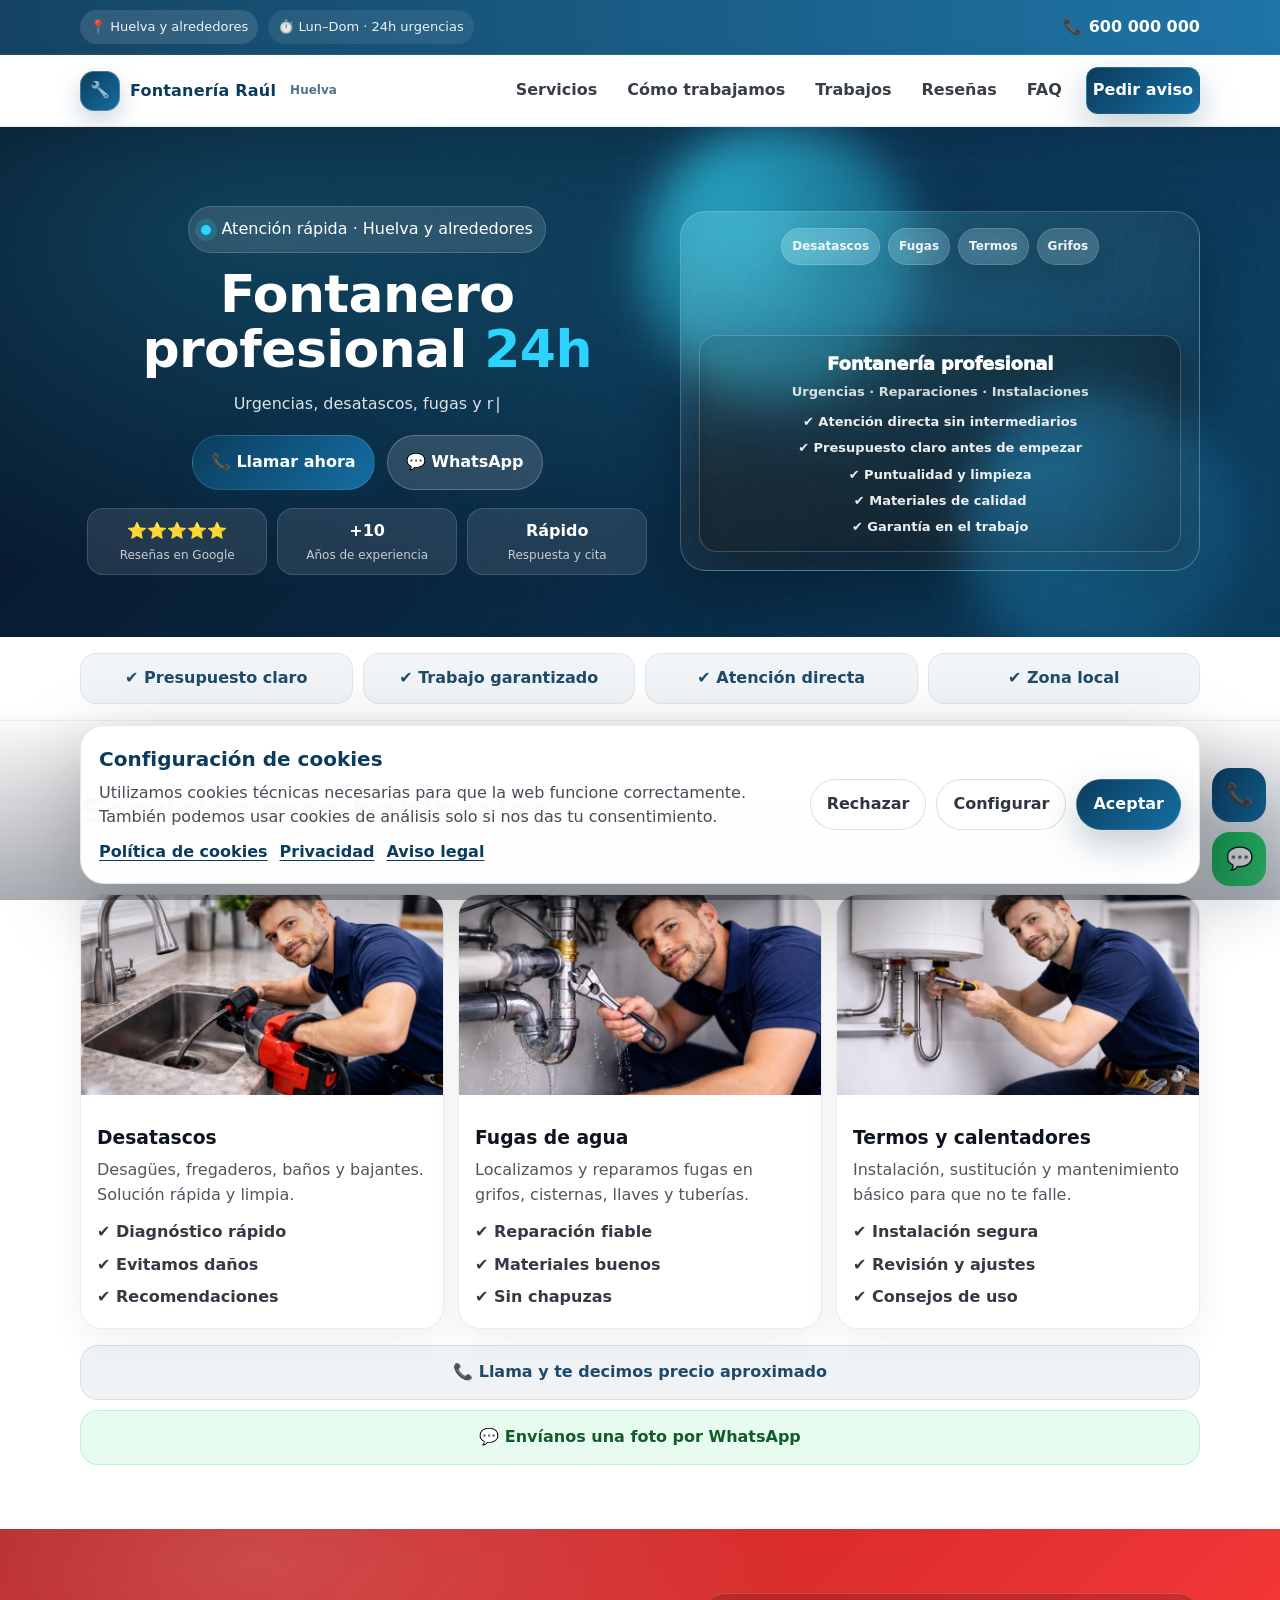
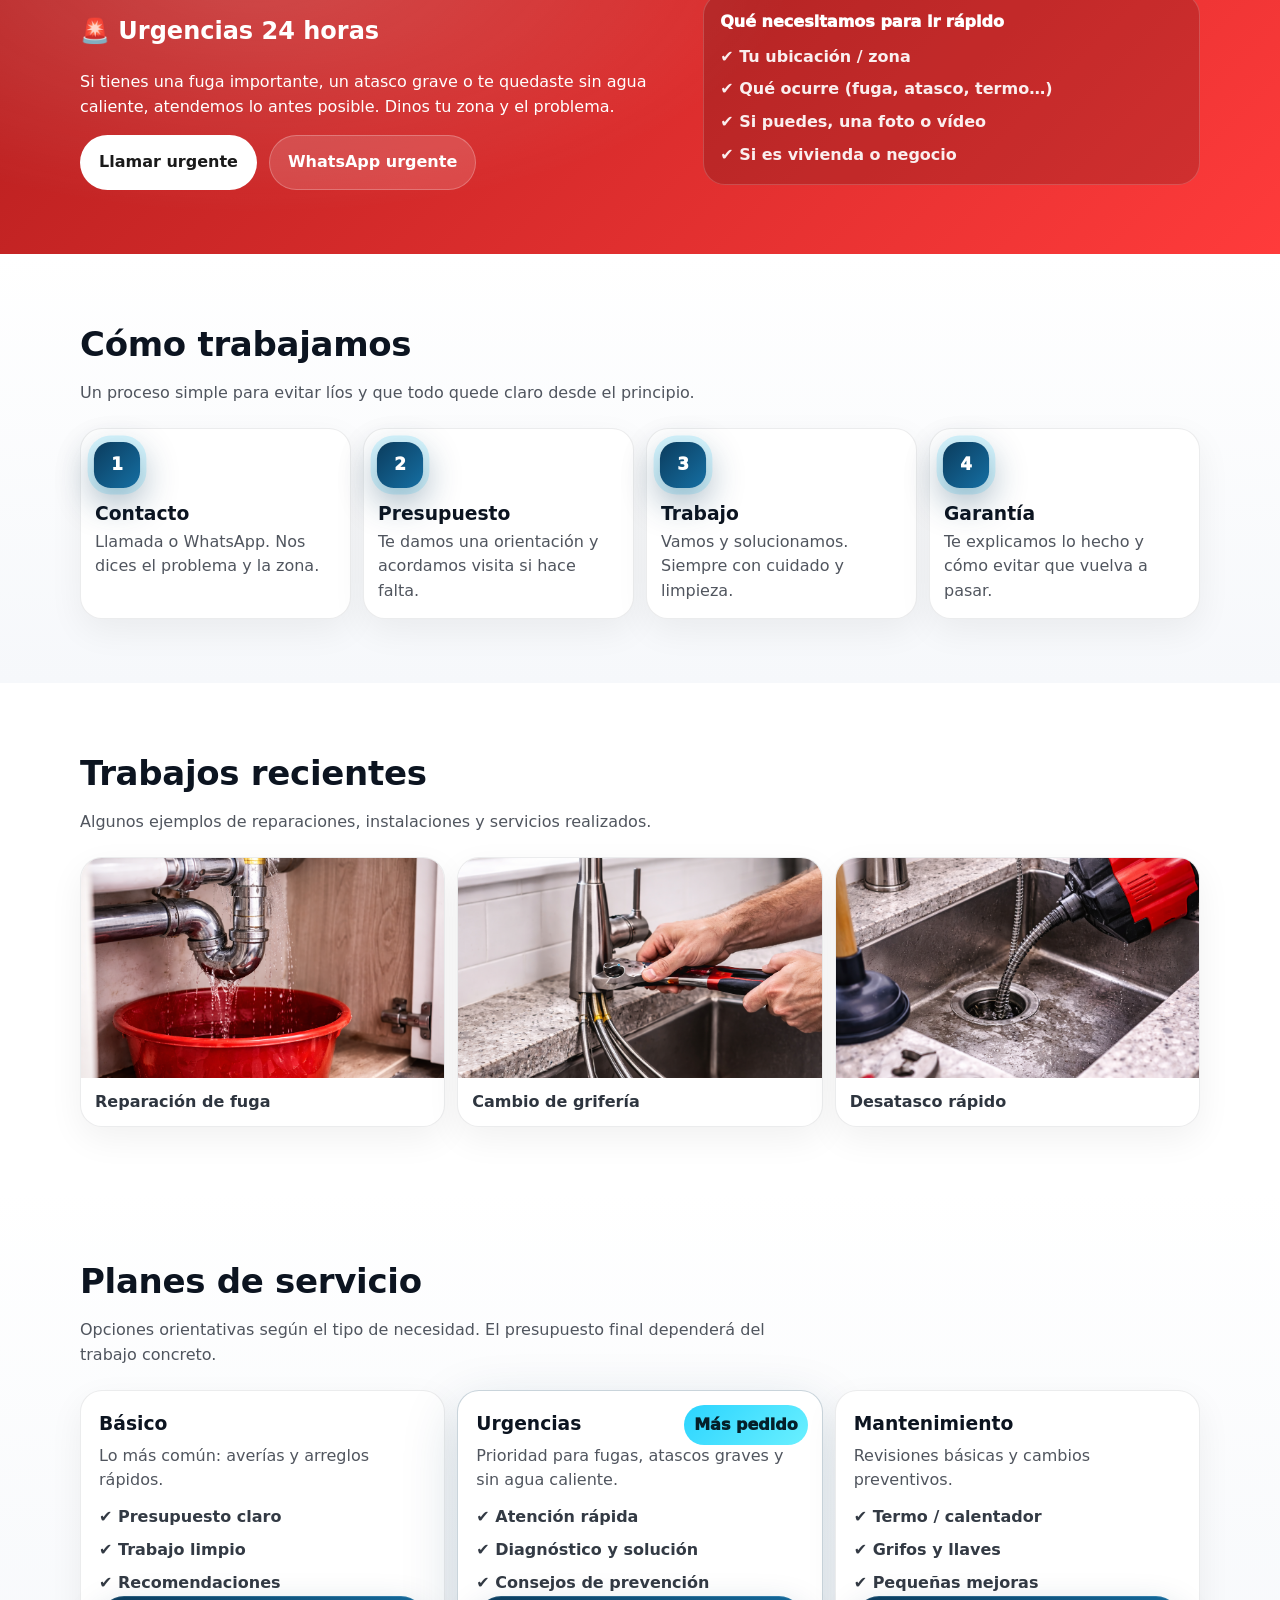
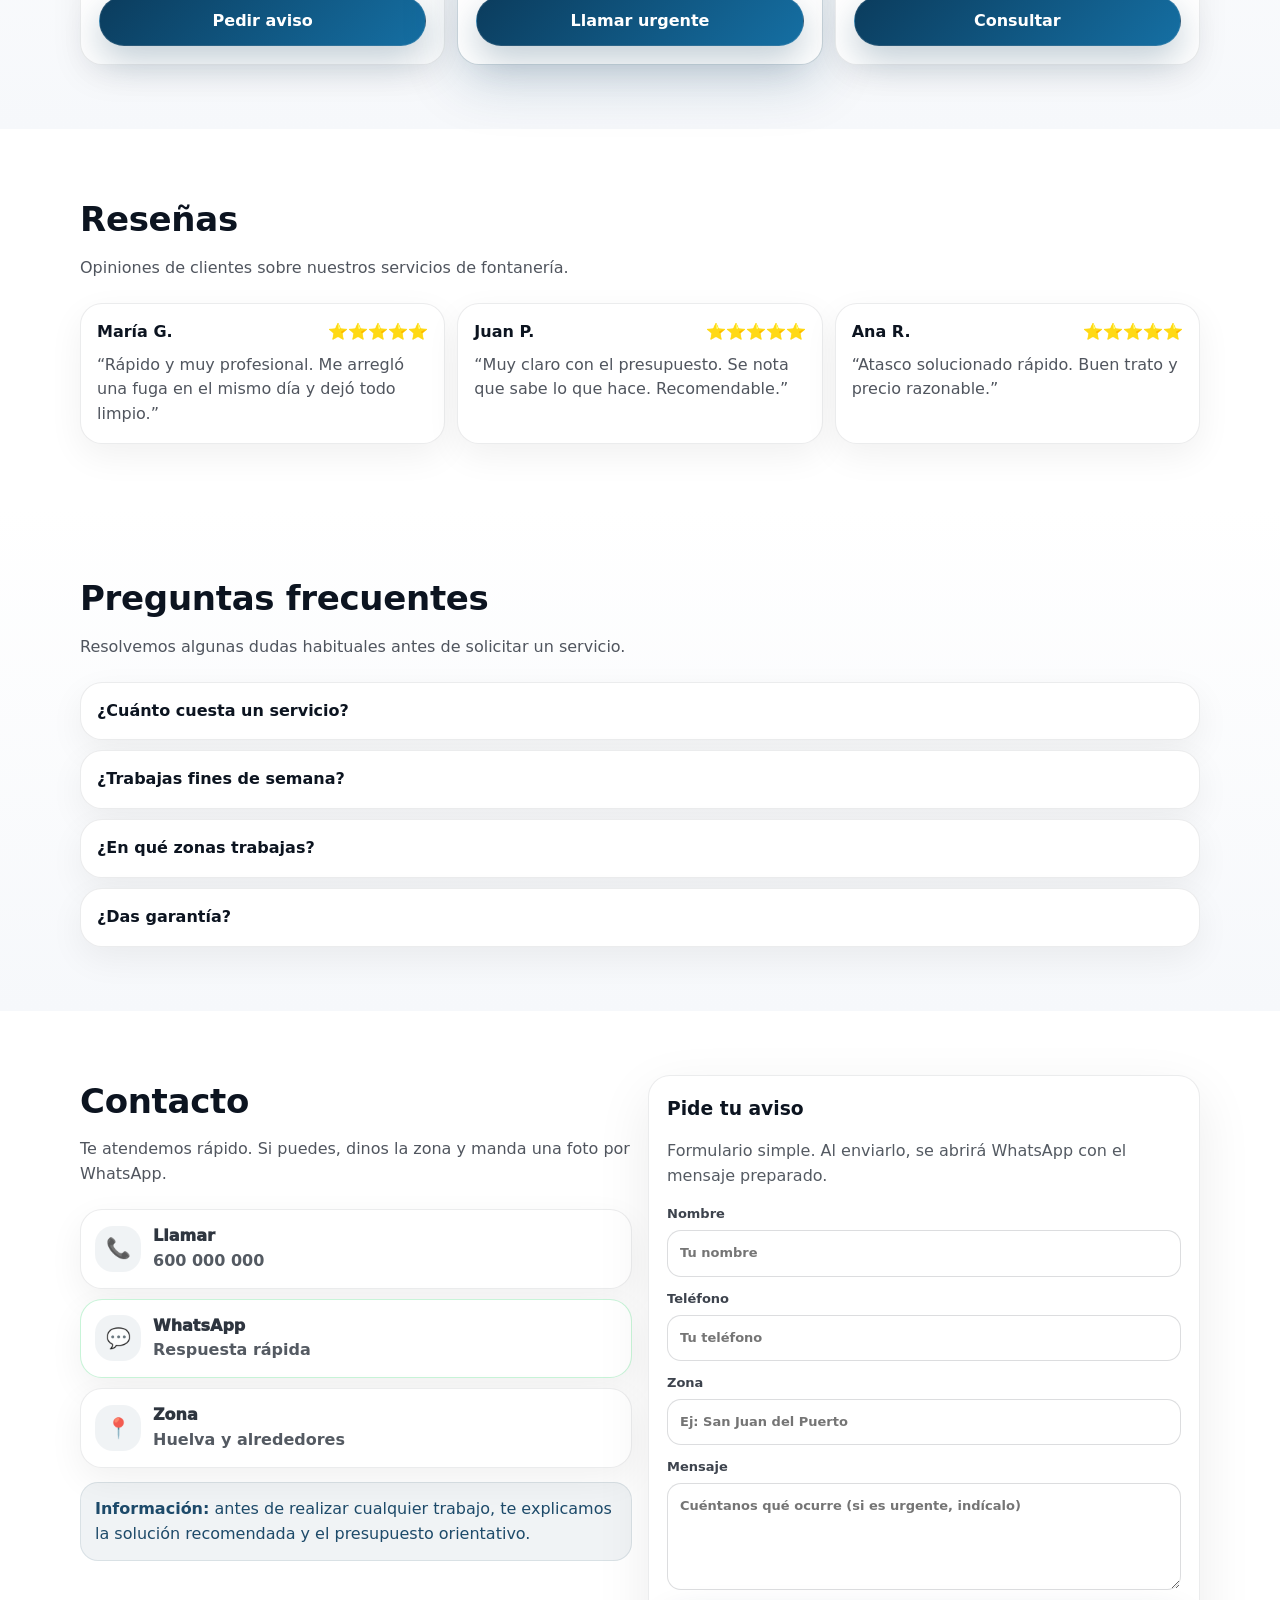
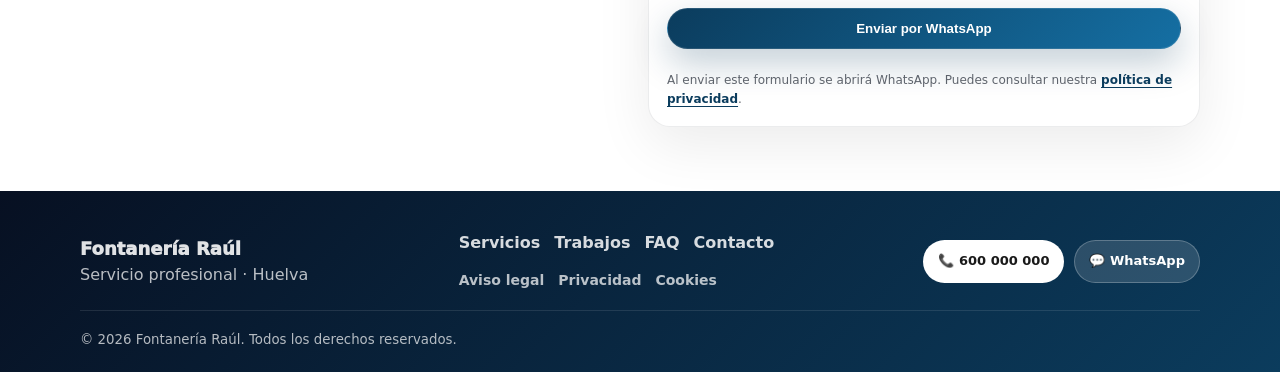
<file: index.html>
<!doctype html>
<html lang="es">

<head>
  <meta charset="utf-8" />
  <meta name="viewport" content="width=device-width, initial-scale=1" />
  <meta name="description"
    content="Fontanero profesional en Huelva. Urgencias 24h, desatascos, fugas y reparaciones. Llamar o WhatsApp sin compromiso." />
  <title>Fontanería Raúl | Huelva · Urgencias 24h</title>

  <meta name="theme-color" content="#0b3c5d" />

  <link rel="icon" href="favicon.ico" />
  <link rel="stylesheet" href="css/styles.css" />
</head>

<body>

  <a class="skip-link" href="#contenido">Saltar al contenido</a>

  <div class="topbar" role="banner">
    <div class="container topbar__row">
      <div class="topbar__left">
        <span class="pill">📍 Huelva y alrededores</span>
        <span class="pill pill--ghost">⏱️ Lun–Dom · 24h urgencias</span>
      </div>
      <div class="topbar__right">
        <a class="topbar__link" href="tel:600000000" aria-label="Llamar por teléfono">📞 600 000 000</a>
      </div>
    </div>
  </div>

  <header class="header" role="navigation" aria-label="Navegación principal">
    <div class="container header__row">
      <a class="brand" href="#inicio" aria-label="Ir a inicio">
        <span class="brand__mark" aria-hidden="true">🔧</span>
        <span class="brand__name">Fontanería Raúl</span>
        <span class="brand__tag">Huelva</span>
      </a>

      <nav class="nav-desktop" aria-label="Menú">
        <a href="#servicios">Servicios</a>
        <a href="#proceso">Cómo trabajamos</a>
        <a href="#proyectos">Trabajos</a>
        <a href="#opiniones">Reseñas</a>
        <a href="#faq">FAQ</a>
        <a href="#contacto" class="btn btn--sm btn--primary">Pedir aviso</a>
      </nav>

      <button class="hamburger" type="button" aria-label="Abrir menú" aria-expanded="false" aria-controls="menuMovil"
        id="btnMenu">
        <span class="hamburger__lines" aria-hidden="true">
          <span></span><span></span><span></span>
        </span>
      </button>
    </div>
  </header>

  <div class="drawer" id="menuMovil" hidden>
    <div class="drawer__overlay" data-close="true" aria-hidden="true"></div>

    <div class="drawer__panel" role="dialog" aria-modal="true" aria-label="Menú móvil">
      <div class="drawer__head">
        <div class="drawer__title">Menú</div>
        <button class="drawer__close" type="button" aria-label="Cerrar menú" data-close="true">✕</button>
      </div>

      <div class="drawer__content">
        <a href="#servicios" class="drawer__link">Servicios</a>
        <a href="#urgencias" class="drawer__link">Urgencias 24h</a>
        <a href="#proceso" class="drawer__link">Cómo trabajamos</a>
        <a href="#proyectos" class="drawer__link">Trabajos</a>
        <a href="#precios" class="drawer__link">Planes</a>
        <a href="#opiniones" class="drawer__link">Reseñas</a>
        <a href="#faq" class="drawer__link">Preguntas</a>
        <a href="#contacto" class="drawer__cta btn btn--primary">Pedir aviso</a>

        <div class="drawer__mini">
          <a class="mini-action" href="tel:600000000">📞 Llamar</a>
          <a class="mini-action mini-action--wa" href="https://wa.me/34600000000">💬 WhatsApp</a>
        </div>
      </div>
    </div>
  </div>

  <main id="contenido">

    <section id="inicio" class="hero">
      <div class="container hero__grid">

        <div class="hero__copy">
          <div class="badge">
            <span class="badge__dot" aria-hidden="true"></span>
            <span>Atención rápida · Huelva y alrededores</span>
          </div>

          <h1 class="hero__title">
            Fontanero profesional <span class="accent">24h</span>
          </h1>

          <p class="hero__lead">
            <span id="typewriter"></span>
          </p>

          <div class="hero__actions">
            <a class="btn btn--primary btn--lg" href="tel:600000000">📞 Llamar ahora</a>
            <a class="btn btn--ghost btn--lg" href="https://wa.me/34600000000">💬 WhatsApp</a>
          </div>

          <div class="hero__stats" aria-label="Indicadores">
            <div class="stat">
              <div class="stat__num">⭐⭐⭐⭐⭐</div>
              <div class="stat__label">Reseñas en Google</div>
            </div>
            <div class="stat">
              <div class="stat__num">+10</div>
              <div class="stat__label">Años de experiencia</div>
            </div>
            <div class="stat">
              <div class="stat__num">Rápido</div>
              <div class="stat__label">Respuesta y cita</div>
            </div>
          </div>
        </div>

        <div class="hero__media">

          <div class="heroTech" role="img" aria-label="Panel técnico con información de servicios">
            <div class="heroTech__grid" aria-hidden="true"></div>
            <div class="heroTech__shine" aria-hidden="true"></div>

            <div class="heroTech__panel">
              <h3>Fontanería profesional</h3>
              <p>Urgencias · Reparaciones · Instalaciones</p>

              <ul class="heroTech__list">
                <li>✔ Atención directa sin intermediarios</li>
                <li>✔ Presupuesto claro antes de empezar</li>
                <li>✔ Puntualidad y limpieza</li>
                <li>✔ Materiales de calidad</li>
                <li>✔ Garantía en el trabajo</li>
              </ul>
            </div>

            <div class="heroTech__chips" aria-hidden="true">
              <span class="chip">Desatascos</span>
              <span class="chip">Fugas</span>
              <span class="chip">Termos</span>
              <span class="chip">Grifos</span>
            </div>
          </div>

          <div class="blob blob--a" aria-hidden="true"></div>
          <div class="blob blob--b" aria-hidden="true"></div>
          <div class="gridfx" aria-hidden="true"></div>

        </div>

      </div>
    </section>

    <section class="strip">
      <div class="container strip__row">
        <div class="strip__item">✔ Presupuesto claro</div>
        <div class="strip__item">✔ Trabajo garantizado</div>
        <div class="strip__item">✔ Atención directa</div>
        <div class="strip__item">✔ Zona local</div>
      </div>
    </section>

    <section id="servicios" class="section">
      <div class="container">
        <div class="section__head">
          <h2>Servicios más habituales</h2>
          <p>Lo que más piden en viviendas y negocios. Si es otra cosa, pregúntanos.</p>
        </div>

        <div class="services">
          <article class="serviceCard">
            <div class="serviceCard__media">
              <img src="img/servicio1.png" alt="Desatasco de tuberías" />
            </div>
            <div class="serviceCard__body">
              <h3>Desatascos</h3>
              <p>Desagües, fregaderos, baños y bajantes. Solución rápida y limpia.</p>
              <ul class="ticks">
                <li>✔ Diagnóstico rápido</li>
                <li>✔ Evitamos daños</li>
                <li>✔ Recomendaciones</li>
              </ul>
            </div>
          </article>

          <article class="serviceCard">
            <div class="serviceCard__media">
              <img src="img/servicio2.png" alt="Reparación de fuga de agua" />
            </div>
            <div class="serviceCard__body">
              <h3>Fugas de agua</h3>
              <p>Localizamos y reparamos fugas en grifos, cisternas, llaves y tuberías.</p>
              <ul class="ticks">
                <li>✔ Reparación fiable</li>
                <li>✔ Materiales buenos</li>
                <li>✔ Sin chapuzas</li>
              </ul>
            </div>
          </article>

          <article class="serviceCard">
            <div class="serviceCard__media">
              <img src="img/servicio3.png" alt="Instalación de termo o calentador" />
            </div>
            <div class="serviceCard__body">
              <h3>Termos y calentadores</h3>
              <p>Instalación, sustitución y mantenimiento básico para que no te falle.</p>
              <ul class="ticks">
                <li>✔ Instalación segura</li>
                <li>✔ Revisión y ajustes</li>
                <li>✔ Consejos de uso</li>
              </ul>
            </div>
          </article>
        </div>

        <div class="miniCtas">
          <a class="miniCta" href="tel:600000000">📞 Llama y te decimos precio aproximado</a>
          <a class="miniCta miniCta--wa" href="https://wa.me/34600000000">💬 Envíanos una foto por WhatsApp</a>
        </div>
      </div>
    </section>

    <section id="urgencias" class="section section--danger">
      <div class="container danger__grid">
        <div>
          <h2>🚨 Urgencias 24 horas</h2>
          <p>
            Si tienes una fuga importante, un atasco grave o te quedaste sin agua caliente,
            atendemos lo antes posible. Dinos tu zona y el problema.
          </p>
          <div class="danger__actions">
            <a class="btn btn--light btn--lg" href="tel:600000000">Llamar urgente</a>
            <a class="btn btn--ghostlight btn--lg" href="https://wa.me/34600000000">WhatsApp urgente</a>
          </div>
        </div>

        <div class="danger__panel">
          <div class="danger__panelTitle">Qué necesitamos para ir rápido</div>
          <ul class="ticks ticks--light">
            <li>✔ Tu ubicación / zona</li>
            <li>✔ Qué ocurre (fuga, atasco, termo…)</li>
            <li>✔ Si puedes, una foto o vídeo</li>
            <li>✔ Si es vivienda o negocio</li>
          </ul>
        </div>
      </div>
    </section>

    <section id="proceso" class="section section--soft">
      <div class="container">
        <div class="section__head">
          <h2>Cómo trabajamos</h2>
          <p>Un proceso simple para evitar líos y que todo quede claro desde el principio.</p>
        </div>

        <div class="steps">
          <div class="step step--reveal">
            <div class="step__icon">1</div>
            <div class="step__txt">
              <h3>Contacto</h3>
              <p>Llamada o WhatsApp. Nos dices el problema y la zona.</p>
            </div>
          </div>

          <div class="step step--reveal">
            <div class="step__icon">2</div>
            <div class="step__txt">
              <h3>Presupuesto</h3>
              <p>Te damos una orientación y acordamos visita si hace falta.</p>
            </div>
          </div>

          <div class="step step--reveal">
            <div class="step__icon">3</div>
            <div class="step__txt">
              <h3>Trabajo</h3>
              <p>Vamos y solucionamos. Siempre con cuidado y limpieza.</p>
            </div>
          </div>

          <div class="step step--reveal">
            <div class="step__icon">4</div>
            <div class="step__txt">
              <h3>Garantía</h3>
              <p>Te explicamos lo hecho y cómo evitar que vuelva a pasar.</p>
            </div>
          </div>
        </div>

      </div>
    </section>

    <section id="proyectos" class="section">
      <div class="container">
        <div class="section__head">
          <h2>Trabajos recientes</h2>
          <p>Algunos ejemplos de reparaciones, instalaciones y servicios realizados.</p>
        </div>

        <div class="gallery">
          <figure class="gallery__item">
            <img src="img/trabajo1.png" alt="Trabajo de reparación de tubería" />
            <figcaption>Reparación de fuga</figcaption>
          </figure>

          <figure class="gallery__item">
            <img src="img/trabajo2.png" alt="Instalación de grifo" />
            <figcaption>Cambio de grifería</figcaption>
          </figure>

          <figure class="gallery__item">
            <img src="img/trabajo3.png" alt="Trabajo de desatasco" />
            <figcaption>Desatasco rápido</figcaption>
          </figure>
        </div>
      </div>
    </section>

    <section id="precios" class="section section--soft">
      <div class="container">
        <div class="section__head">
          <h2>Planes de servicio</h2>
          <p>Opciones orientativas según el tipo de necesidad. El presupuesto final dependerá del trabajo concreto.</p>
        </div>

        <div class="pricing">
          <article class="priceCard">
            <h3>Básico</h3>
            <p class="priceCard__desc">Lo más común: averías y arreglos rápidos.</p>
            <ul class="ticks">
              <li>✔ Presupuesto claro</li>
              <li>✔ Trabajo limpio</li>
              <li>✔ Recomendaciones</li>
            </ul>
            <a class="btn btn--primary btn--full" href="#contacto">Pedir aviso</a>
          </article>

          <article class="priceCard priceCard--featured">
            <div class="ribbon">Más pedido</div>
            <h3>Urgencias</h3>
            <p class="priceCard__desc">Prioridad para fugas, atascos graves y sin agua caliente.</p>
            <ul class="ticks">
              <li>✔ Atención rápida</li>
              <li>✔ Diagnóstico y solución</li>
              <li>✔ Consejos de prevención</li>
            </ul>
            <a class="btn btn--primary btn--full" href="tel:600000000">Llamar urgente</a>
          </article>

          <article class="priceCard">
            <h3>Mantenimiento</h3>
            <p class="priceCard__desc">Revisiones básicas y cambios preventivos.</p>
            <ul class="ticks">
              <li>✔ Termo / calentador</li>
              <li>✔ Grifos y llaves</li>
              <li>✔ Pequeñas mejoras</li>
            </ul>
            <a class="btn btn--primary btn--full" href="https://wa.me/34600000000">Consultar</a>
          </article>
        </div>
      </div>
    </section>

    <section id="opiniones" class="section">
      <div class="container">
        <div class="section__head">
          <h2>Reseñas</h2>
          <p>Opiniones de clientes sobre nuestros servicios de fontanería.</p>
        </div>

        <div class="reviews">
          <article class="review">
            <div class="review__top">
              <strong>María G.</strong>
              <span class="stars">⭐⭐⭐⭐⭐</span>
            </div>
            <p>“Rápido y muy profesional. Me arregló una fuga en el mismo día y dejó todo limpio.”</p>
          </article>

          <article class="review">
            <div class="review__top">
              <strong>Juan P.</strong>
              <span class="stars">⭐⭐⭐⭐⭐</span>
            </div>
            <p>“Muy claro con el presupuesto. Se nota que sabe lo que hace. Recomendable.”</p>
          </article>

          <article class="review">
            <div class="review__top">
              <strong>Ana R.</strong>
              <span class="stars">⭐⭐⭐⭐⭐</span>
            </div>
            <p>“Atasco solucionado rápido. Buen trato y precio razonable.”</p>
          </article>
        </div>
      </div>
    </section>

    <section id="faq" class="section section--soft">
      <div class="container">
        <div class="section__head">
          <h2>Preguntas frecuentes</h2>
          <p>Resolvemos algunas dudas habituales antes de solicitar un servicio.</p>
        </div>

        <div class="faq">
          <details class="faq__item">
            <summary>¿Cuánto cuesta un servicio?</summary>
            <div class="faq__content">
              Depende del problema. Te damos un precio aproximado por teléfono y si hay que ver la avería, lo acordamos
              antes.
            </div>
          </details>

          <details class="faq__item">
            <summary>¿Trabajas fines de semana?</summary>
            <div class="faq__content">
              Sí, en urgencias atendemos fines de semana y festivos según disponibilidad.
            </div>
          </details>

          <details class="faq__item">
            <summary>¿En qué zonas trabajas?</summary>
            <div class="faq__content">
              Huelva y alrededores: San Juan del Puerto, Moguer, Palos, Punta Umbría y otras zonas cercanas.
            </div>
          </details>

          <details class="faq__item">
            <summary>¿Das garantía?</summary>
            <div class="faq__content">
              Sí. Explicamos lo que se hace y ofrecemos garantía según el tipo de trabajo y materiales.
            </div>
          </details>
        </div>
      </div>
    </section>

    <section id="contacto" class="section">
      <div class="container contact">
        <div class="contact__left">
          <div class="section__head">
            <h2>Contacto</h2>
            <p>Te atendemos rápido. Si puedes, dinos la zona y manda una foto por WhatsApp.</p>
          </div>

          <div class="contactCards">
            <a class="contactCard" href="tel:600000000">
              <div class="contactCard__icon">📞</div>
              <div>
                <div class="contactCard__title">Llamar</div>
                <div class="contactCard__text">600 000 000</div>
              </div>
            </a>

            <a class="contactCard contactCard--wa" href="https://wa.me/34600000000">
              <div class="contactCard__icon">💬</div>
              <div>
                <div class="contactCard__title">WhatsApp</div>
                <div class="contactCard__text">Respuesta rápida</div>
              </div>
            </a>

            <div class="contactCard">
              <div class="contactCard__icon">📍</div>
              <div>
                <div class="contactCard__title">Zona</div>
                <div class="contactCard__text">Huelva y alrededores</div>
              </div>
            </div>
          </div>

          <div class="note">
            <strong>Información:</strong> antes de realizar cualquier trabajo, te explicamos la solución recomendada y el presupuesto orientativo.
          </div>
        </div>

        <div class="contact__right">
          <div class="formCard">
            <h3>Pide tu aviso</h3>
            <p class="muted">Formulario simple. Al enviarlo, se abrirá WhatsApp con el mensaje preparado.</p>

            <form id="leadForm" class="form" autocomplete="on">
              <label>
                Nombre
                <input name="nombre" type="text" placeholder="Tu nombre" required />
              </label>

              <label>
                Teléfono
                <input name="telefono" type="tel" placeholder="Tu teléfono" required />
              </label>

              <label>
                Zona
                <input name="zona" type="text" placeholder="Ej: San Juan del Puerto" required />
              </label>

              <label>
                Mensaje
                <textarea name="mensaje" rows="4"
                  placeholder="Cuéntanos qué ocurre (si es urgente, indícalo)"></textarea>
              </label>

              <button class="btn btn--primary btn--full" type="submit">Enviar por WhatsApp</button>
              <p class="tiny">
                Al enviar este formulario se abrirá WhatsApp. Puedes consultar nuestra
                <a href="legal/privacidad.html">política de privacidad</a>.
              </p>
            </form>
          </div>
        </div>
      </div>
    </section>

    <footer class="footer">
      <div class="container footer__grid">
        <div>
          <div class="footer__brand">Fontanería Raúl</div>
          <div class="footer__muted">Servicio profesional · Huelva</div>
        </div>

        <div class="footer__links">
          <a href="#servicios">Servicios</a>
          <a href="#proyectos">Trabajos</a>
          <a href="#faq">FAQ</a>
          <a href="#contacto">Contacto</a>
          <a href="legal/aviso-legal.html">Aviso legal</a>
          <a href="legal/privacidad.html">Privacidad</a>
          <a href="legal/cookies.html">Cookies</a>
        </div>

        <div class="footer__cta">
          <a class="btn btn--light btn--sm" href="tel:600000000">📞 600 000 000</a>
          <a class="btn btn--ghostlight btn--sm" href="https://wa.me/34600000000">💬 WhatsApp</a>
        </div>
      </div>

      <div class="container footer__bottom">
        <small>© <span id="year"></span> Fontanería Raúl. Todos los derechos reservados.</small>
      </div>
    </footer>

  </main>

  <div class="floatActions" aria-label="Acciones rápidas">
    <a class="floatActions__btn" href="tel:600000000" aria-label="Llamar">📞</a>
    <a class="floatActions__btn floatActions__btn--wa" href="https://wa.me/34600000000" aria-label="WhatsApp">💬</a>
  </div>

  <section class="cookie-banner" id="cookieBanner" aria-label="Aviso de cookies" hidden>
    <div class="cookie-banner__box">
      <div class="cookie-banner__text">
        <h2>Configuración de cookies</h2>
        <p>
          Utilizamos cookies técnicas necesarias para que la web funcione correctamente.
          También podemos usar cookies de análisis solo si nos das tu consentimiento.
        </p>

        <div class="cookie-banner__links">
          <a href="legal/cookies.html">Política de cookies</a>
          <a href="legal/privacidad.html">Privacidad</a>
          <a href="legal/aviso-legal.html">Aviso legal</a>
        </div>
      </div>

      <div class="cookie-banner__actions">
        <button type="button" class="cookie-btn cookie-btn--secondary" id="rejectCookies">
          Rechazar
        </button>
        <button type="button" class="cookie-btn cookie-btn--secondary" id="configCookies">
          Configurar
        </button>
        <button type="button" class="cookie-btn cookie-btn--primary" id="acceptCookies">
          Aceptar
        </button>
      </div>
    </div>
  </section>

  <section class="cookie-modal" id="cookieModal" aria-label="Panel de configuración de cookies" hidden>
    <div class="cookie-modal__overlay" data-cookie-close="true" aria-hidden="true"></div>

    <div class="cookie-modal__box" role="dialog" aria-modal="true" aria-labelledby="cookieModalTitle">
      <div class="cookie-modal__head">
        <h2 id="cookieModalTitle">Configurar cookies</h2>
        <button type="button" class="cookie-modal__close" id="closeCookieModal" aria-label="Cerrar configuración">
          ✕
        </button>
      </div>

      <div class="cookie-modal__content">
        <div class="cookie-option">
          <div>
            <h3>Cookies técnicas necesarias</h3>
            <p>Son necesarias para que la web funcione y no se pueden desactivar desde este panel.</p>
          </div>
          <span class="cookie-option__badge">Siempre activas</span>
        </div>

        <label class="cookie-option cookie-option--check">
          <div>
            <h3>Cookies de análisis</h3>
            <p>Nos ayudan a entender cómo se utiliza la web para mejorarla. Solo se activarán si aceptas.</p>
          </div>
          <input type="checkbox" id="analyticsCookies" />
        </label>
      </div>

      <div class="cookie-modal__actions">
        <button type="button" class="cookie-btn cookie-btn--secondary" id="saveRejectCookies">
          Rechazar todas
        </button>
        <button type="button" class="cookie-btn cookie-btn--primary" id="saveCookieConfig">
          Guardar configuración
        </button>
      </div>
    </div>
  </section>

  <script src="js/script.js"></script>
</body>

</html>
</file>
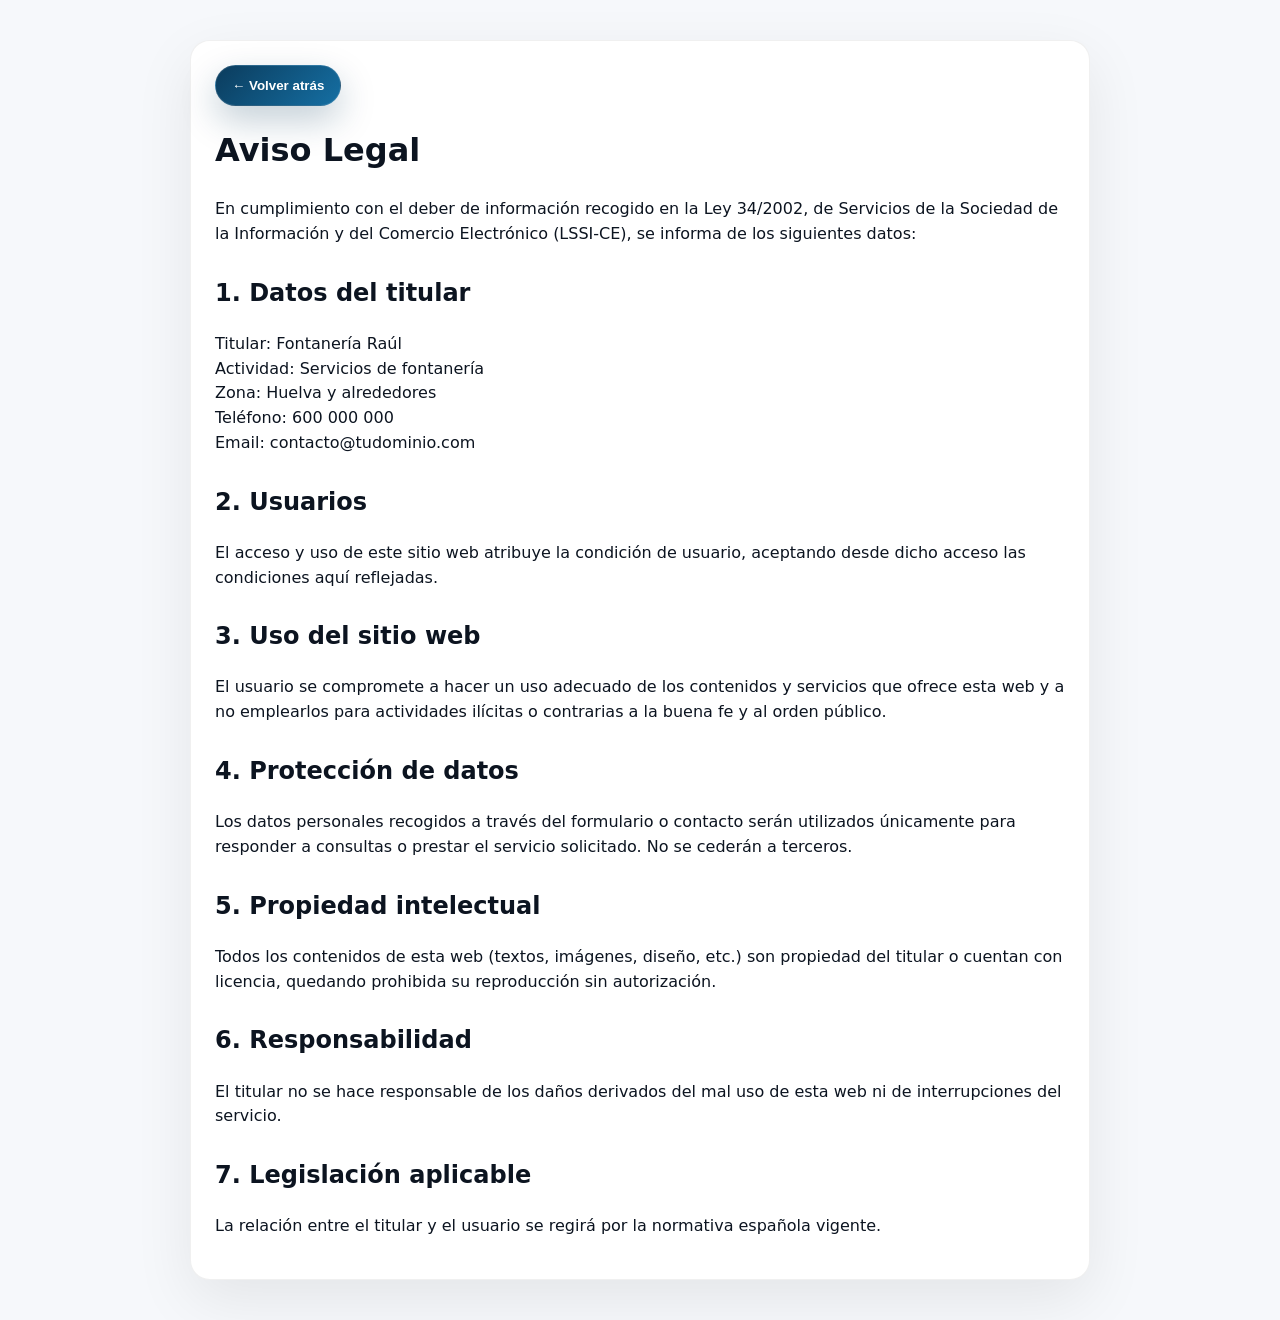
<file: legal/aviso-legal.html>
<!DOCTYPE html>
<html lang="es">
<head>
  <meta charset="UTF-8">
  <meta name="viewport" content="width=device-width, initial-scale=1.0">
  <title>Aviso Legal | Fontanería Raúl</title>

  <link rel="stylesheet" href="../css/styles.css">

  <style>
    body{
      background:#f6f8fb;
    }

    .legal{
      max-width: 900px;
      margin: 40px auto;
      padding: 24px;
      background:#fff;
      border-radius: 20px;
      box-shadow: 0 20px 60px rgba(0,0,0,.08);
      border:1px solid rgba(0,0,0,.06);
    }

    .legal h1{
      margin-top:0;
    }

    .legal h2{
      margin-top:28px;
    }

    .back-btn{
      display:inline-block;
      margin-bottom:20px;
    }
  </style>
</head>

<body>

  <div class="legal">

    <!-- BOTÓN VOLVER -->
    <button class="btn btn--primary back-btn" onclick="history.back()">
      ← Volver atrás
    </button>

    <h1>Aviso Legal</h1>

    <p>
      En cumplimiento con el deber de información recogido en la Ley 34/2002, de Servicios de la Sociedad de la Información y del Comercio Electrónico (LSSI-CE), se informa de los siguientes datos:
    </p>

    <h2>1. Datos del titular</h2>
    <p>
      Titular: Fontanería Raúl<br>
      Actividad: Servicios de fontanería<br>
      Zona: Huelva y alrededores<br>
      Teléfono: 600 000 000<br>
      Email: contacto@tudominio.com
    </p>

    <h2>2. Usuarios</h2>
    <p>
      El acceso y uso de este sitio web atribuye la condición de usuario, aceptando desde dicho acceso las condiciones aquí reflejadas.
    </p>

    <h2>3. Uso del sitio web</h2>
    <p>
      El usuario se compromete a hacer un uso adecuado de los contenidos y servicios que ofrece esta web y a no emplearlos para actividades ilícitas o contrarias a la buena fe y al orden público.
    </p>

    <h2>4. Protección de datos</h2>
    <p>
      Los datos personales recogidos a través del formulario o contacto serán utilizados únicamente para responder a consultas o prestar el servicio solicitado. No se cederán a terceros.
    </p>

    <h2>5. Propiedad intelectual</h2>
    <p>
      Todos los contenidos de esta web (textos, imágenes, diseño, etc.) son propiedad del titular o cuentan con licencia, quedando prohibida su reproducción sin autorización.
    </p>

    <h2>6. Responsabilidad</h2>
    <p>
      El titular no se hace responsable de los daños derivados del mal uso de esta web ni de interrupciones del servicio.
    </p>

    <h2>7. Legislación aplicable</h2>
    <p>
      La relación entre el titular y el usuario se regirá por la normativa española vigente.
    </p>

  </div>

</body>
</html>
</file>
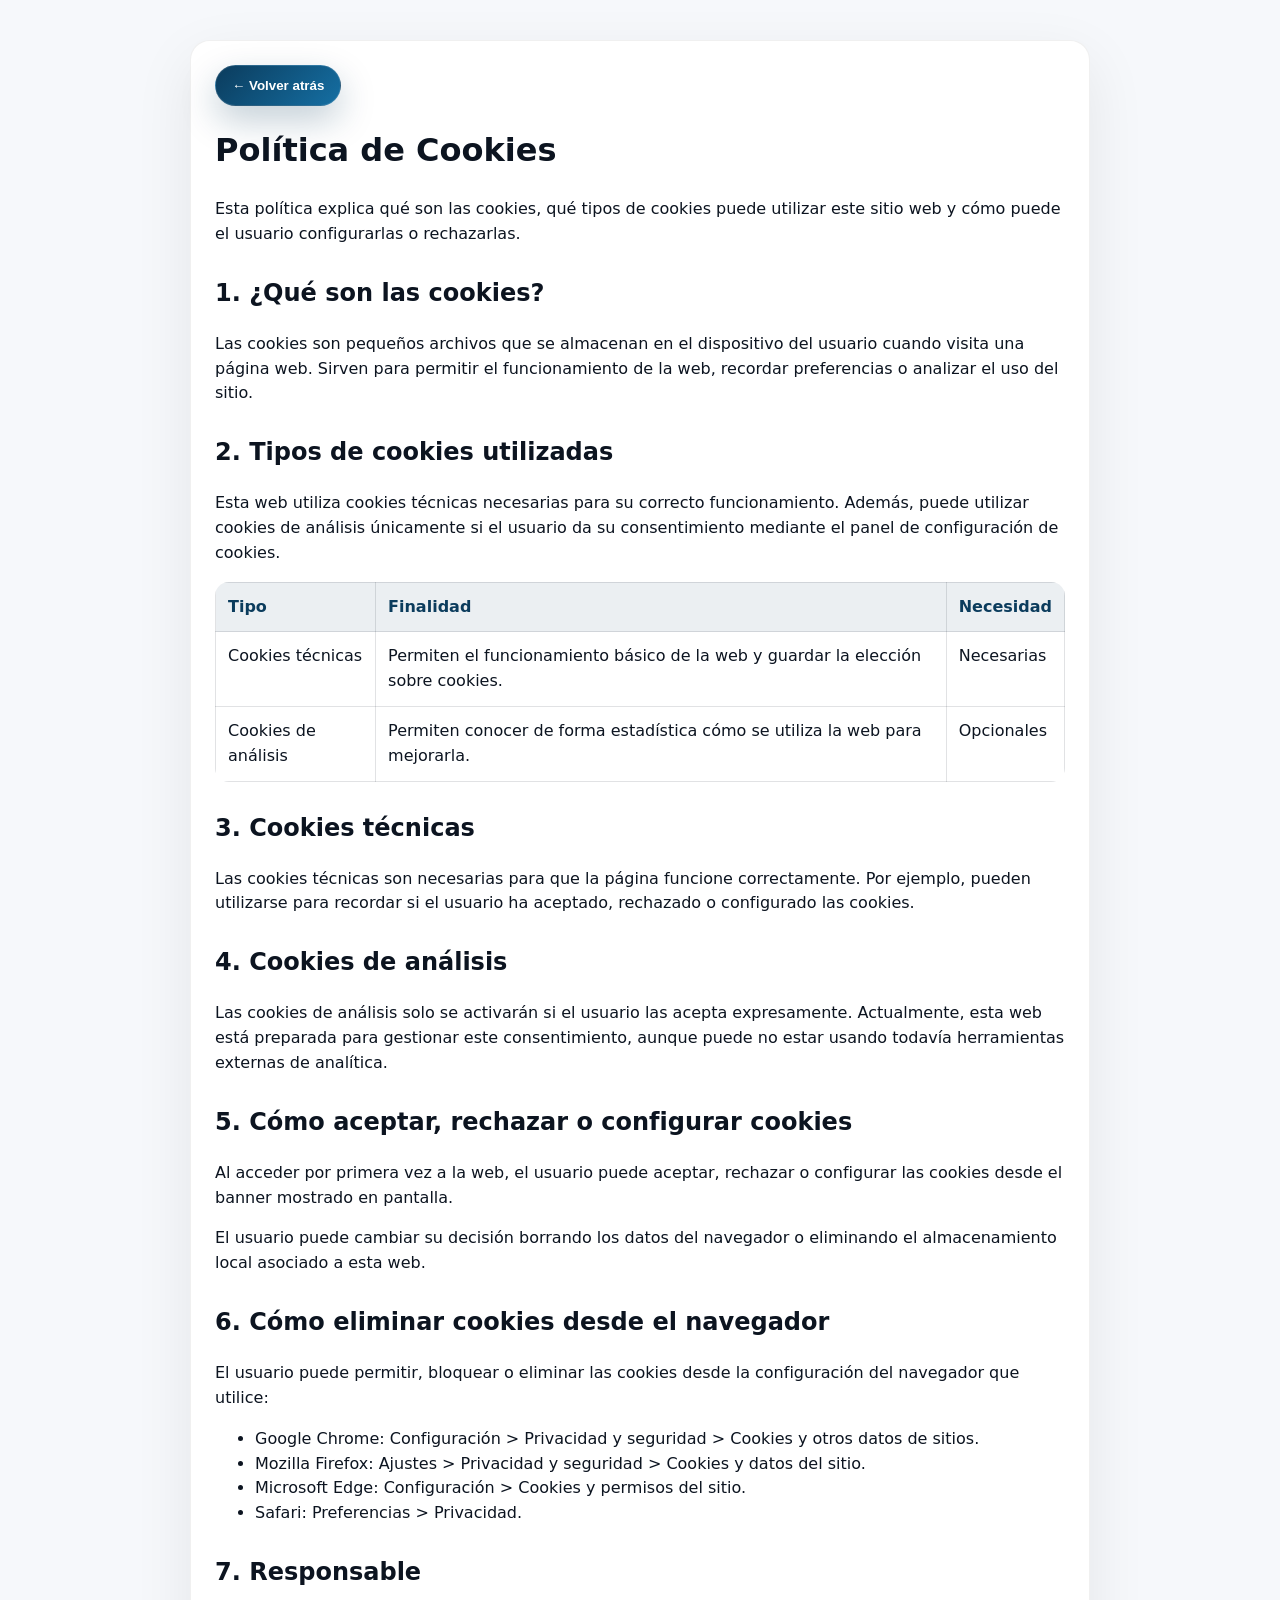
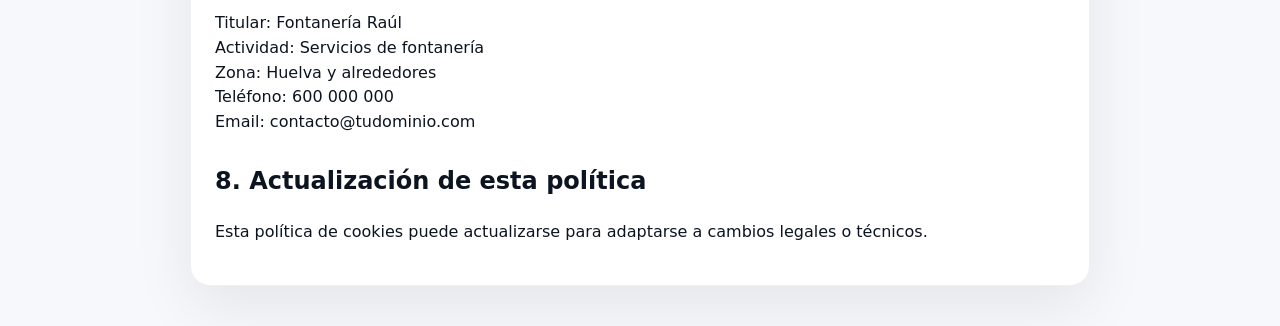
<file: legal/cookies.html>
<!DOCTYPE html>
<html lang="es">
<head>
  <meta charset="UTF-8">
  <meta name="viewport" content="width=device-width, initial-scale=1.0">
  <title>Política de Cookies | Fontanería Raúl</title>

  <link rel="stylesheet" href="../css/styles.css">

  <style>
    body{
      background:#f6f8fb;
    }

    .legal{
      max-width: 900px;
      margin: 40px auto;
      padding: 24px;
      background:#fff;
      border-radius: 20px;
      box-shadow: 0 20px 60px rgba(0,0,0,.08);
      border:1px solid rgba(0,0,0,.06);
    }

    .legal h1{
      margin-top:0;
    }

    .legal h2{
      margin-top:28px;
    }

    .back-btn{
      display:inline-block;
      margin-bottom:20px;
    }

    .cookie-table{
      width:100%;
      border-collapse: collapse;
      margin-top: 16px;
      overflow:hidden;
      border-radius:14px;
    }

    .cookie-table th,
    .cookie-table td{
      border:1px solid rgba(12,20,32,.12);
      padding:12px;
      text-align:left;
      vertical-align:top;
    }

    .cookie-table th{
      background:rgba(11,60,93,.08);
      color:#0b3c5d;
    }
  </style>
</head>

<body>

  <div class="legal">

    <button class="btn btn--primary back-btn" onclick="history.back()">
      ← Volver atrás
    </button>

    <h1>Política de Cookies</h1>

    <p>
      Esta política explica qué son las cookies, qué tipos de cookies puede utilizar este sitio web y cómo puede el usuario configurarlas o rechazarlas.
    </p>

    <h2>1. ¿Qué son las cookies?</h2>
    <p>
      Las cookies son pequeños archivos que se almacenan en el dispositivo del usuario cuando visita una página web. Sirven para permitir el funcionamiento de la web, recordar preferencias o analizar el uso del sitio.
    </p>

    <h2>2. Tipos de cookies utilizadas</h2>
    <p>
      Esta web utiliza cookies técnicas necesarias para su correcto funcionamiento. Además, puede utilizar cookies de análisis únicamente si el usuario da su consentimiento mediante el panel de configuración de cookies.
    </p>

    <table class="cookie-table">
      <thead>
        <tr>
          <th>Tipo</th>
          <th>Finalidad</th>
          <th>Necesidad</th>
        </tr>
      </thead>
      <tbody>
        <tr>
          <td>Cookies técnicas</td>
          <td>Permiten el funcionamiento básico de la web y guardar la elección sobre cookies.</td>
          <td>Necesarias</td>
        </tr>
        <tr>
          <td>Cookies de análisis</td>
          <td>Permiten conocer de forma estadística cómo se utiliza la web para mejorarla.</td>
          <td>Opcionales</td>
        </tr>
      </tbody>
    </table>

    <h2>3. Cookies técnicas</h2>
    <p>
      Las cookies técnicas son necesarias para que la página funcione correctamente. Por ejemplo, pueden utilizarse para recordar si el usuario ha aceptado, rechazado o configurado las cookies.
    </p>

    <h2>4. Cookies de análisis</h2>
    <p>
      Las cookies de análisis solo se activarán si el usuario las acepta expresamente. Actualmente, esta web está preparada para gestionar este consentimiento, aunque puede no estar usando todavía herramientas externas de analítica.
    </p>

    <h2>5. Cómo aceptar, rechazar o configurar cookies</h2>
    <p>
      Al acceder por primera vez a la web, el usuario puede aceptar, rechazar o configurar las cookies desde el banner mostrado en pantalla.
    </p>

    <p>
      El usuario puede cambiar su decisión borrando los datos del navegador o eliminando el almacenamiento local asociado a esta web.
    </p>

    <h2>6. Cómo eliminar cookies desde el navegador</h2>
    <p>
      El usuario puede permitir, bloquear o eliminar las cookies desde la configuración del navegador que utilice:
    </p>

    <ul>
      <li>Google Chrome: Configuración &gt; Privacidad y seguridad &gt; Cookies y otros datos de sitios.</li>
      <li>Mozilla Firefox: Ajustes &gt; Privacidad y seguridad &gt; Cookies y datos del sitio.</li>
      <li>Microsoft Edge: Configuración &gt; Cookies y permisos del sitio.</li>
      <li>Safari: Preferencias &gt; Privacidad.</li>
    </ul>

    <h2>7. Responsable</h2>
    <p>
      Titular: Fontanería Raúl<br>
      Actividad: Servicios de fontanería<br>
      Zona: Huelva y alrededores<br>
      Teléfono: 600 000 000<br>
      Email: contacto@tudominio.com
    </p>

    <h2>8. Actualización de esta política</h2>
    <p>
      Esta política de cookies puede actualizarse para adaptarse a cambios legales o técnicos.
    </p>

  </div>

</body>
</html>
</file>
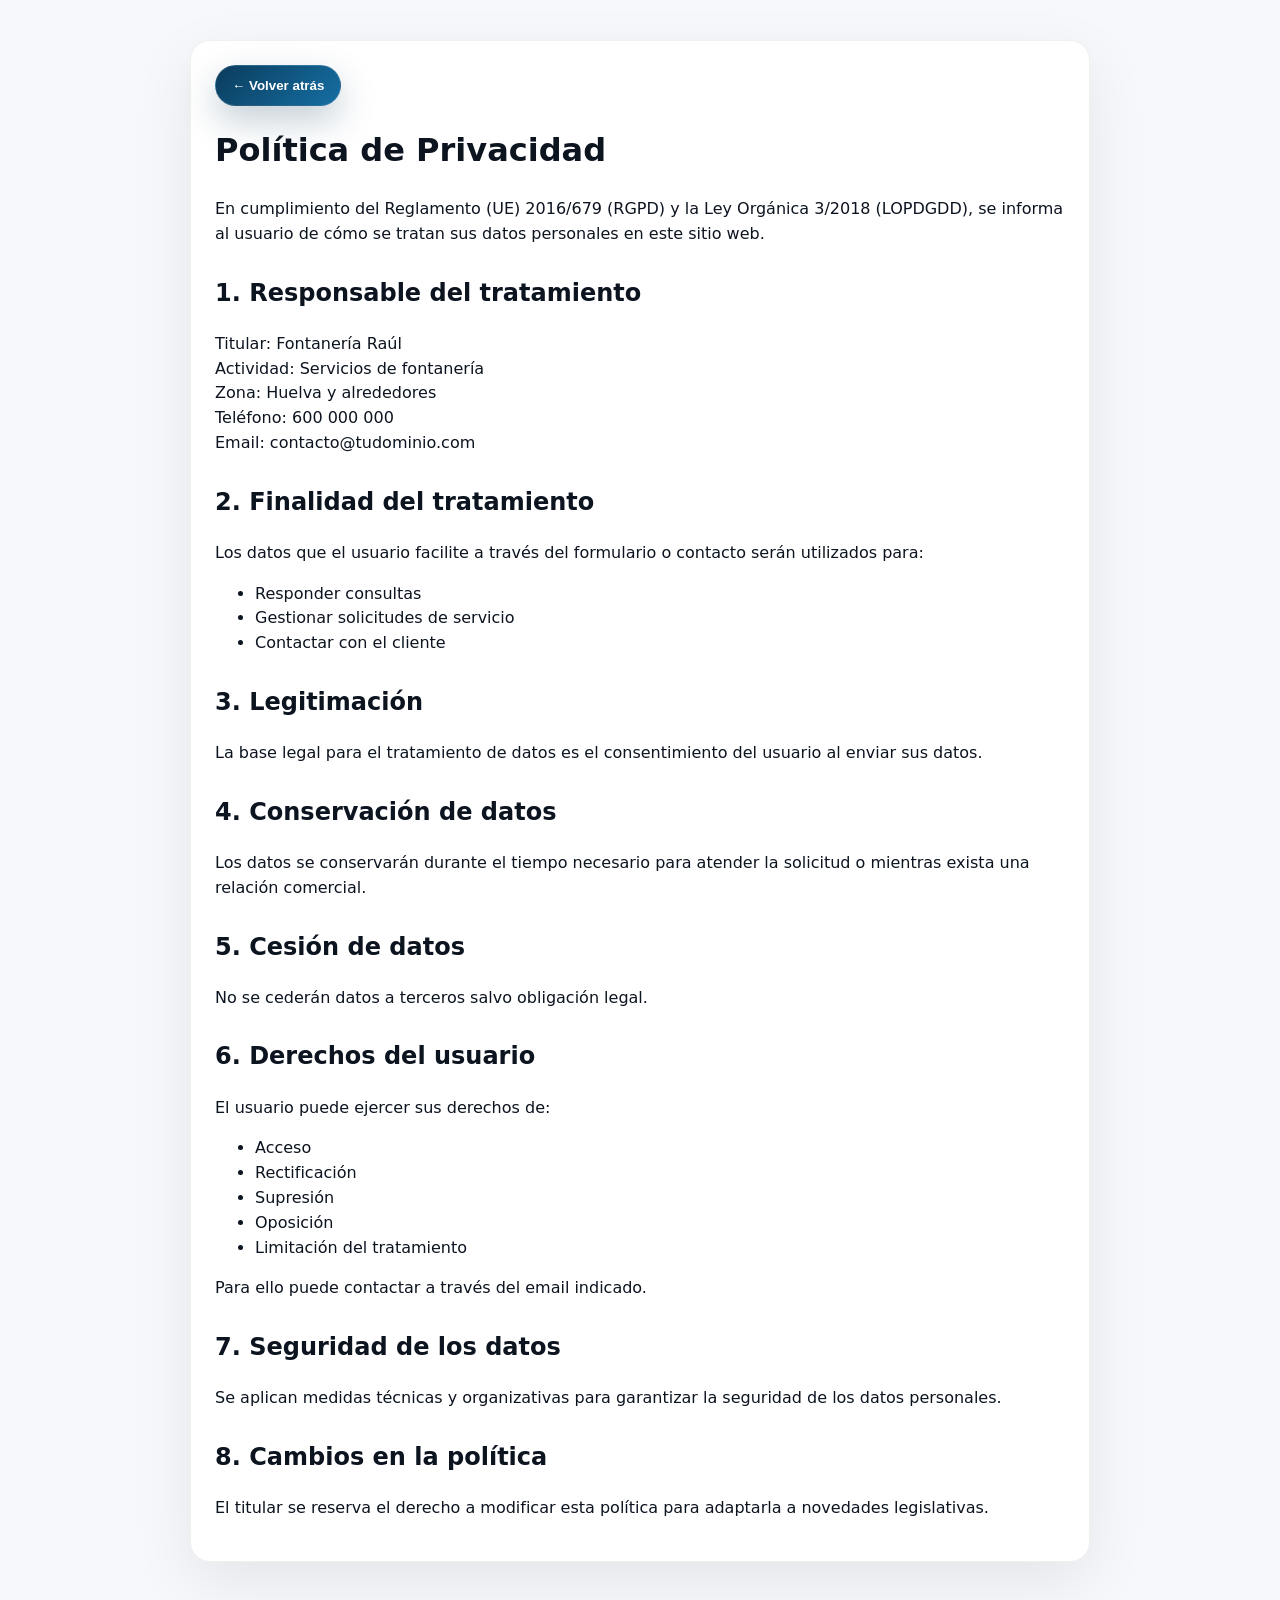
<file: legal/privacidad.html>
<!DOCTYPE html>
<html lang="es">
<head>
  <meta charset="UTF-8">
  <meta name="viewport" content="width=device-width, initial-scale=1.0">
  <title>Política de Privacidad | Fontanería Raúl</title>

  <link rel="stylesheet" href="../css/styles.css">

  <style>
    body{
      background:#f6f8fb;
    }

    .legal{
      max-width: 900px;
      margin: 40px auto;
      padding: 24px;
      background:#fff;
      border-radius: 20px;
      box-shadow: 0 20px 60px rgba(0,0,0,.08);
      border:1px solid rgba(0,0,0,.06);
    }

    .legal h1{
      margin-top:0;
    }

    .legal h2{
      margin-top:28px;
    }

    .back-btn{
      display:inline-block;
      margin-bottom:20px;
    }
  </style>
</head>

<body>

  <div class="legal">

    <!-- BOTÓN VOLVER -->
    <button class="btn btn--primary back-btn" onclick="history.back()">
      ← Volver atrás
    </button>

    <h1>Política de Privacidad</h1>

    <p>
      En cumplimiento del Reglamento (UE) 2016/679 (RGPD) y la Ley Orgánica 3/2018 (LOPDGDD), se informa al usuario de cómo se tratan sus datos personales en este sitio web.
    </p>

    <h2>1. Responsable del tratamiento</h2>
    <p>
      Titular: Fontanería Raúl<br>
      Actividad: Servicios de fontanería<br>
      Zona: Huelva y alrededores<br>
      Teléfono: 600 000 000<br>
      Email: contacto@tudominio.com
    </p>

    <h2>2. Finalidad del tratamiento</h2>
    <p>
      Los datos que el usuario facilite a través del formulario o contacto serán utilizados para:
    </p>
    <ul>
      <li>Responder consultas</li>
      <li>Gestionar solicitudes de servicio</li>
      <li>Contactar con el cliente</li>
    </ul>

    <h2>3. Legitimación</h2>
    <p>
      La base legal para el tratamiento de datos es el consentimiento del usuario al enviar sus datos.
    </p>

    <h2>4. Conservación de datos</h2>
    <p>
      Los datos se conservarán durante el tiempo necesario para atender la solicitud o mientras exista una relación comercial.
    </p>

    <h2>5. Cesión de datos</h2>
    <p>
      No se cederán datos a terceros salvo obligación legal.
    </p>

    <h2>6. Derechos del usuario</h2>
    <p>
      El usuario puede ejercer sus derechos de:
    </p>
    <ul>
      <li>Acceso</li>
      <li>Rectificación</li>
      <li>Supresión</li>
      <li>Oposición</li>
      <li>Limitación del tratamiento</li>
    </ul>

    <p>
      Para ello puede contactar a través del email indicado.
    </p>

    <h2>7. Seguridad de los datos</h2>
    <p>
      Se aplican medidas técnicas y organizativas para garantizar la seguridad de los datos personales.
    </p>

    <h2>8. Cambios en la política</h2>
    <p>
      El titular se reserva el derecho a modificar esta política para adaptarla a novedades legislativas.
    </p>

  </div>

</body>
</html>
</file>
<file: css/styles.css>
/* =========================================================
   styles.css — Fontanería Raúl (v1.3 PRO)
   ---------------------------------------------------------
   OBJETIVO:
   - CSS ordenado por secciones
   - Accesibilidad (skip link + focus visible)
   - Menú móvil drawer (1 sola versión)
   - HERO premium (panel derecho + efectos + shine)
   - Animación "Proceso" visible también en móviles
   ========================================================= */


/* =========================================================
   1) VARIABLES / DESIGN TOKENS
   ========================================================= */
:root{
  --bg: #0a1220;
  --card: rgba(255,255,255,.08);
  --card2: rgba(255,255,255,.06);
  --text: #0c1420;
  --muted: rgba(12,20,32,.72);
  --white: #fff;

  --primary: #0b3c5d;
  --primary2: #156fa3;
  --accent: #2bd4ff;

  --danger: #d32f2f;
  --wa: #25d366;

  --radius: 16px;
  --radius2: 22px;

  --shadow: 0 14px 45px rgba(0,0,0,.14);
  --shadow2: 0 18px 55px rgba(0,0,0,.18);

  --container: 1120px;

  /* Focus ring (accesibilidad teclado) */
  --focus-ring: 0 0 0 4px rgba(43,212,255,.28);
  --focus-border: rgba(43,212,255,.70);
}


/* =========================================================
   2) RESET / BASE
   ========================================================= */
*{ box-sizing:border-box; }

html{ scroll-behavior:smooth; }

body{
  margin:0;
  font-family: system-ui, -apple-system, Segoe UI, Roboto, Arial, sans-serif;
  color: var(--text);
  background: #fff;
  line-height: 1.55;
}

img{ max-width:100%; display:block; }

.container{
  width: min(100% - 40px, var(--container));
  margin-inline: auto;
}

.tiny{
  font-size: 12px;
  color: rgba(12,20,32,.65);
  margin: 10px 0 0;
}

.muted{ color: rgba(12,20,32,.7); }


/* =========================================================
   3) UTILITIES (helpers rápidos)
   ========================================================= */
.sr-only,
.visually-hidden{
  position:absolute !important;
  width:1px !important;
  height:1px !important;
  padding:0 !important;
  margin:-1px !important;
  overflow:hidden !important;
  clip: rect(0,0,0,0) !important;
  clip-path: inset(50%) !important;
  border:0 !important;
  white-space: nowrap !important;
}

.u-hidden{ display:none !important; }
.u-center{ text-align:center !important; }
.u-nowrap{ white-space: nowrap !important; }


/* =========================================================
   4) ACCESIBILIDAD (skip link + focus visible)
   ========================================================= */
.skip-link{
  position:absolute;
  left:-999px;
  top:auto;
  width:1px;
  height:1px;
  overflow:hidden;
}

.skip-link:focus{
  left: 16px;
  top: 16px;
  width:auto;
  height:auto;
  padding: 10px 12px;
  background:#000;
  color:#fff;
  border-radius: 10px;
  z-index:9999;
}

/* Quitamos outline default, pero SOLO con focus-visible devolvemos accesible */
:where(a, button, input, textarea, summary, select, [tabindex]):focus{
  outline: none;
}

/* Focus visible:
   - Links: outline + shadow (sin border-color)
   - Inputs/botones: shadow + border-color
*/
a:focus-visible{
  outline: 2px solid transparent;
  box-shadow: var(--focus-ring);
  border-radius: 10px;
}

:where(button, input, textarea, summary, select, [tabindex]):focus-visible{
  outline: 2px solid transparent;
  box-shadow: var(--focus-ring);
  border-color: var(--focus-border);
}

a, button{ -webkit-tap-highlight-color: transparent; }


/* =========================================================
   5) TOPBAR (banda superior)
   ========================================================= */
.topbar{
  background: linear-gradient(90deg, rgba(11,60,93,.96), rgba(21,111,163,.96));
  color: rgba(255,255,255,.92);
  border-bottom: 1px solid rgba(255,255,255,.08);
}

.topbar__row{
  display:flex;
  align-items:center;
  justify-content:space-between; /* 🖥️ PC normal */
  gap: 12px;
  padding: 10px 0;
  flex-wrap: nowrap;
}

.topbar__left,
.topbar__right{
  display:flex;
  align-items:center;
  gap: 10px;
}

.pill{
  display:inline-flex;
  align-items:center;
  gap:8px;
  padding: 7px 10px;
  border-radius: 999px;
  background: rgba(255,255,255,.12);
  font-size: 13px;
  white-space: nowrap;
}

.pill--ghost{ background: rgba(255,255,255,.08); }

.topbar__link{
  color: #fff;
  text-decoration: none;
  font-weight: 700;
  white-space: nowrap;
}

/* ===============================
   📱 MÓVIL: DOS LÍNEAS CENTRADAS
   =============================== */
@media (max-width: 600px){
  .topbar__row{
    flex-direction: column;   /* ✅ dos líneas */
    justify-content: center;
    align-items: center;
    gap: 8px;
  }

  .topbar__left,
  .topbar__right{
    justify-content: center;
  }

  .pill{
    font-size: 12px;          /* más compacto */
    padding: 6px 8px;
  }

  .topbar__link{
    font-size: 14px;
  }
}



/* =========================================================
   6) HEADER + NAV (sticky) — PRO
   (sin tocar tu HTML)
   ========================================================= */

/* Header sticky con blur + borde + sombra suave */
.header{
  position: sticky;
  top: 0;
  z-index: 2000;

  background: rgba(255,255,255,.86);
  backdrop-filter: blur(12px);
  -webkit-backdrop-filter: blur(12px);

  border-bottom: 1px solid rgba(10,18,32,.08);
  box-shadow: 0 10px 30px rgba(0,0,0,.05);
}

.header__row{
  display:flex;
  align-items:center;
  justify-content:space-between;
  gap: 16px;

  /* un pelín más “premium” */
  padding: 12px 0;
  min-height: 66px;
}

/* =========================
   Marca (logo + texto)
   ========================= */
.brand{
  display:flex;
  align-items:center;
  gap: 10px;

  text-decoration:none;
  color: var(--primary);
  font-weight: 900;

  /* sensación de “clickable” */
  transform: translateZ(0);
}

.brand__mark{
  width: 40px;
  height: 40px;
  border-radius: 14px;
  display:grid;
  place-items:center;

  background: linear-gradient(135deg, rgba(11,60,93,1), rgba(21,111,163,1));
  color:#fff;

  box-shadow:
    0 10px 26px rgba(11,60,93,.22),
    0 0 0 1px rgba(255,255,255,.25) inset;

  transition: transform .18s ease, box-shadow .18s ease;
}

/* micro-animación pro al hover */
@media (hover:hover){
  .brand:hover .brand__mark{
    transform: translateY(-1px) rotate(-2deg);
    box-shadow:
      0 14px 34px rgba(11,60,93,.28),
      0 0 0 1px rgba(255,255,255,.28) inset;
  }
}

.brand__name{
  font-size: 16px;
  letter-spacing: .2px;
  line-height: 1.1;
}

.brand__tag{
  font-weight: 750;
  font-size: 12px;
  color: rgba(11,60,93,.72);
  margin-left: 4px;
}

/* =========================
   Nav desktop
   ========================= */
.nav-desktop{
  display:none;
  align-items:center;
  gap: 18px;
}

/* Enlaces pro: underline animado */
.nav-desktop a{
  position: relative;
  text-decoration:none;

  color: rgba(12,20,32,.82);
  font-weight: 700;
  font-size: 16px;
  padding: 10px 6px;
  border-radius: 12px;

  transition: color .18s ease, background .18s ease;
}

/* underline animado */
.nav-desktop a:not(.btn)::after{
  content:"";
  position:absolute;
  left: 10px;
  right: 10px;
  bottom: 6px;
  height: 2px;
  border-radius: 2px;
  background: linear-gradient(90deg, var(--primary), var(--accent));
  transform: scaleX(0);
  transform-origin: left;
  transition: transform .18s ease;
  opacity: .95;
}

.nav-desktop a:not(.btn):hover{
  color: var(--primary);
  background: rgba(11,60,93,.06);
}

.nav-desktop a:not(.btn):hover::after{
  transform: scaleX(1);
}

/* botón “Pedir aviso” en blanco, como ya querías */
.nav-desktop .btn{ color: #fff; }

/* =========================
   Responsive (nav visible)
   ========================= */
@media (min-width: 768px){
  .nav-desktop{ display:flex; }
}



/* =========================================================
   7) BOTONES
   ========================================================= */
.btn{
  display:inline-flex;
  align-items:center;
  justify-content:center;
  gap: 10px;
  border-radius: 999px;
  padding: 12px 16px;
  font-weight: 800;
  text-decoration:none;
  border: 1px solid rgba(12,20,32,.10);
  transition: transform .18s ease, box-shadow .18s ease, background .18s ease;
  user-select:none;
  cursor:pointer;
}

.btn:active{ transform: translateY(1px); }

.btn--primary{
  background: linear-gradient(135deg, var(--primary), var(--primary2));
  color:#fff;
  border-color: rgba(255,255,255,.12);
  box-shadow: 0 14px 35px rgba(11,60,93,.25);
}

.btn--primary:hover{
  box-shadow: 0 18px 48px rgba(11,60,93,.32);
  transform: translateY(-1px);
}

.btn--ghost{
  background: rgba(255,255,255,.14);
  color: #fff;
  border-color: rgba(255,255,255,.24);
  backdrop-filter: blur(6px);
}

.btn--ghost:hover{
  transform: translateY(-1px);
  box-shadow: 0 18px 45px rgba(0,0,0,.18);
}

.btn--light{
  background:#fff;
  color: #1a1a1a;
  border-color: rgba(255,255,255,.35);
}

.btn--ghostlight{
  background: rgba(255,255,255,.14);
  color:#fff;
  border-color: rgba(255,255,255,.24);
}

.btn--full{ width: 100%; }
.btn--sm{ padding: 10px 14px; font-size: 13px; }
.btn--lg{ padding: 14px 18px; font-size: 16px; }


/* =========================================================
   8) HAMBURGER + DRAWER (menú móvil) — PRO
   - Mejor feedback (hover/focus)
   - Panel más premium (borde + sombra + blur suave)
   - Links con “lift” y borde animado
   - Transiciones 0.2s (casan con JS 200ms)
   ========================================================= */

/* ---------- HAMBURGER ---------- */
.hamburger{
  width: 44px;
  height: 44px;
  border-radius: 14px;
  border: 1px solid rgba(12,20,32,.10);
  background: rgba(255,255,255,.92);

  display:grid;
  place-items:center;

  box-shadow:
    0 10px 25px rgba(0,0,0,.06),
    0 0 0 1px rgba(255,255,255,.35) inset;

  transition: transform .18s ease, box-shadow .18s ease, background .18s ease;
}

@media (hover:hover){
  .hamburger:hover{
    transform: translateY(-1px);
    box-shadow:
      0 14px 32px rgba(0,0,0,.08),
      0 0 0 1px rgba(255,255,255,.42) inset;
  }
}

.hamburger:active{ transform: translateY(1px); }

/* Opcional: cuando está abierto, un “glow” sutil */
.hamburger.is-open{
  box-shadow:
    0 16px 38px rgba(0,0,0,.10),
    0 0 0 4px rgba(43,212,255,.18);
}

/* Líneas */
.hamburger__lines{
  width: 20px;
  height: 16px;
  position: relative;
}

.hamburger__lines span{
  position:absolute;
  left:0;
  right:0;
  height: 2px;
  background: rgba(12,20,32,.86);
  border-radius: 2px;
  transition: transform .22s ease, top .22s ease, opacity .22s ease;
}

.hamburger__lines span:nth-child(1){ top: 1px; }
.hamburger__lines span:nth-child(2){ top: 7px; }
.hamburger__lines span:nth-child(3){ top: 13px; }

.hamburger.is-open .hamburger__lines span:nth-child(1){ top: 7px; transform: rotate(45deg); }
.hamburger.is-open .hamburger__lines span:nth-child(2){ opacity:0; }
.hamburger.is-open .hamburger__lines span:nth-child(3){ top: 7px; transform: rotate(-45deg); }


/* ---------- DRAWER CONTAINER ---------- */
.drawer{
  position: fixed;
  inset: 0;
  z-index: 3000;

  opacity: 0;
  pointer-events: none;
  transition: opacity .2s ease; /* ✅ casa con JS (200ms) */
}

.drawer[hidden]{ display:none !important; }

.drawer.is-open{
  opacity: 1;
  pointer-events: auto;
}

/* Overlay más “premium” */
.drawer__overlay{
  position:absolute;
  inset:0;

  background:
    radial-gradient(1200px 600px at 20% 10%, rgba(43,212,255,.10), transparent 55%),
    rgba(0,0,0,.45);

  backdrop-filter: blur(8px);
  -webkit-backdrop-filter: blur(8px);

  opacity: 0;
  transition: opacity .2s ease;
}

.drawer.is-open .drawer__overlay{ opacity: 1; }

/* ---------- PANEL (slide desde la derecha) ---------- */
.drawer__panel{
  position:absolute;
  top: 10px;
  right: 10px;

  width: min(92vw, 380px);
  background: rgba(255,255,255,.96);
  border-radius: 22px;

  border: 1px solid rgba(12,20,32,.08);
  box-shadow:
    0 26px 70px rgba(0,0,0,.22),
    0 0 0 1px rgba(255,255,255,.55) inset;

  overflow:hidden;

  /* 👇 CAMBIO CLAVE */
  transform: translateX(24px);
  opacity: 0;

  transition: transform .2s ease, opacity .2s ease;
}

.drawer.is-open .drawer__panel{
  transform: translateX(0);
  opacity: 1;
}


.drawer.is-open .drawer__panel{
  transform: translateY(0) translateX(0) scale(1);
  opacity: 1;
}

/* Cabecera del drawer */
.drawer__head{
  display:flex;
  align-items:center;
  justify-content:space-between;

  padding: 14px 14px 10px;

  background:
    linear-gradient(180deg, rgba(11,60,93,.06), rgba(255,255,255,0));
  border-bottom: 1px solid rgba(12,20,32,.08);
}

.drawer__title{
  font-weight: 950;
  color: var(--primary);
  letter-spacing: .2px;
}

/* Botón cerrar más pro */
.drawer__close{
  width: 42px;
  height: 42px;
  border-radius: 14px;

  border: 1px solid rgba(12,20,32,.10);
  background: #fff;

  display:grid;
  place-items:center;

  cursor:pointer;
  transition: transform .18s ease, box-shadow .18s ease, background .18s ease;
}

@media (hover:hover){
  .drawer__close:hover{
    transform: translateY(-1px);
    box-shadow: 0 12px 26px rgba(0,0,0,.10);
    background: rgba(11,60,93,.04);
  }
}
.drawer__close:active{ transform: translateY(1px); }

/* Contenido */
.drawer__content{
  padding: 12px 14px 14px;
  display:flex;
  flex-direction:column;
  gap: 10px;
}

/* Links del menú: lift + borde suave */
.drawer__link{
  padding: 12px 12px;
  border-radius: 14px;
  text-decoration:none;

  color: rgba(12,20,32,.86);
  font-weight: 800;

  background: rgba(11,60,93,.045);
  border: 1px solid rgba(11,60,93,.08);

  transition: transform .18s ease, background .18s ease, border-color .18s ease, box-shadow .18s ease;
}

@media (hover:hover){
  .drawer__link:hover{
    transform: translateY(-1px);
    background: rgba(11,60,93,.07);
    border-color: rgba(11,60,93,.14);
    box-shadow: 0 14px 30px rgba(0,0,0,.08);
  }
}

.drawer__cta{ margin-top: 6px; }

/* Mini acciones */
.drawer__mini{
  display:flex;
  gap: 10px;
  margin-top: 10px;
}

.mini-action{
  flex:1;
  display:flex;
  align-items:center;
  justify-content:center;

  padding: 12px 10px;
  border-radius: 16px;

  text-decoration:none;
  font-weight: 950;
  color: #fff;

  background: linear-gradient(135deg, var(--primary), var(--primary2));
  box-shadow: 0 14px 34px rgba(11,60,93,.18);

  transition: transform .18s ease, box-shadow .18s ease, filter .18s ease;
}

@media (hover:hover){
  .mini-action:hover{
    transform: translateY(-1px);
    box-shadow: 0 18px 45px rgba(11,60,93,.22);
    filter: saturate(1.05);
  }
}
.mini-action:active{ transform: translateY(1px); }

.mini-action--wa{
  background: linear-gradient(135deg, #16b455, #39e07b);
  box-shadow: 0 14px 34px rgba(22,180,85,.18);
}

/* Bloquea scroll cuando el drawer está abierto */
body.is-locked{
  overflow: hidden;
  touch-action: none;
}

/* Reduce motion */
@media (prefers-reduced-motion: reduce){
  .drawer, .drawer__overlay, .drawer__panel,
  .hamburger, .drawer__close, .drawer__link, .mini-action{
    transition:none !important;
  }
}


/* =========================================================
   9) HERO (sección principal) — centrado en móvil y PC ✅
   ========================================================= */
.hero{
  position:relative;
  overflow:hidden;
  background:
    radial-gradient(1200px 600px at 20% 20%, rgba(43,212,255,.22), transparent 60%),
    radial-gradient(1200px 600px at 80% 30%, rgba(21,111,163,.25), transparent 60%),
    linear-gradient(135deg, #071022, #0b3c5d);
  color:#fff;
  padding: 54px 0 36px;
}

.hero__grid{
  display:grid;
  gap: 26px;
  align-items:center;
}

/* ✅ siempre centrado (móvil + PC) */
.hero__copy{
  text-align: center;
}

.badge{
  display:inline-flex;
  align-items:center;
  gap: 10px;
  padding: 10px 12px;
  border-radius: 999px;
  background: rgba(255,255,255,.12);
  border: 1px solid rgba(255,255,255,.16);
  width: fit-content;
  margin-left: auto;
  margin-right: auto;
}

.badge__dot{
  width: 10px;
  height: 10px;
  border-radius: 50%;
  background: var(--accent);
  box-shadow: 0 0 0 6px rgba(43,212,255,.18);
}

.hero__title{
  font-size: clamp(32px, 6vw, 52px);
  letter-spacing: -.6px;
  margin: 14px 0 10px;
  line-height: 1.05;
  text-align: center;
}

.accent{ color: var(--accent); }

.hero__lead{
  color: rgba(255,255,255,.86);
  font-size: 16px;
  max-width: 58ch;
  margin-inline: auto;
  text-align: center;
}

/* Botones: columna en móvil, fila en PC (se centra en ambos) */
.hero__actions{
  display:flex;
  flex-direction:column;
  gap: 12px;
  margin-top: 18px;
  align-items: center;
}

.hero__stats{
  display:grid;
  grid-template-columns: repeat(3, 1fr);
  gap: 10px;
  margin-top: 18px;
}

/* ✅ centra el bloque de stats (por si el grid se estira) */
.hero__stats{
  width: min(560px, 100%);
  margin-left: auto;
  margin-right: auto;
}

.stat{
  background: rgba(255,255,255,.10);
  border: 1px solid rgba(255,255,255,.14);
  border-radius: 16px;
  padding: 10px 12px;
}

.stat__num{ font-weight: 900; }
.stat__label{
  font-size: 12px;
  color: rgba(255,255,255,.74);
  margin-top: 2px;
}


/* =========================================================
   10) HERO MEDIA + EFECTOS (derecha)
   ========================================================= */
.hero__media{
  position:relative;
  min-height: 360px; /* ✅ más amable en móvil */
  display:grid;
  place-items: center;
}

.blob{
  position:absolute;
  width: 280px;
  height: 280px;
  border-radius: 999px;
  filter: blur(22px);
  opacity:.75;
  mix-blend-mode: screen;
  animation: float 7.5s ease-in-out infinite;
  pointer-events:none;
}

.blob--a{
  background: radial-gradient(circle at 30% 30%, rgba(43,212,255,.85), rgba(43,212,255,.15));
  top: -60px; left: -40px;
}

.blob--b{
  background: radial-gradient(circle at 30% 30%, rgba(21,111,163,.85), rgba(21,111,163,.10));
  bottom: -70px; right: -40px;
  animation-duration: 9.5s;
}

@keyframes float{
  0%,100%{ transform: translate(0,0) scale(1); }
  50%{ transform: translate(10px, -12px) scale(1.05); }
}

.gridfx{
  position:absolute;
  inset:-40%;
  background-image:
    linear-gradient(rgba(255,255,255,.06) 1px, transparent 1px),
    linear-gradient(90deg, rgba(255,255,255,.06) 1px, transparent 1px);
  background-size: 36px 36px;
  transform: rotate(12deg);
  opacity:.25;
  pointer-events:none;
}


/* =========================================================
   11) HERO TECH (panel derecho premium)
   ========================================================= */
.heroTech{
  position: relative;
  width: min(520px, 100%);
  height: 360px;
  border-radius: 26px;
  overflow: hidden;
  border: 1px solid rgba(255,255,255,.18);
  box-shadow: 0 22px 60px rgba(0,0,0,.30);
  background:
    radial-gradient(900px 420px at 20% 10%, rgba(43,212,255,.22), transparent 55%),
    radial-gradient(900px 420px at 80% 30%, rgba(21,111,163,.24), transparent 60%),
    linear-gradient(135deg, rgba(255,255,255,.10), rgba(255,255,255,.04));
  backdrop-filter: blur(6px);

  isolation: isolate;
  transform: translateZ(0);
  transition: transform .22s ease, box-shadow .22s ease;
}

.heroTech::before{
  content:"";
  position:absolute;
  inset:0;
  background: linear-gradient(135deg, rgba(0,0,0,.08), rgba(0,0,0,.24));
  pointer-events:none;
  z-index:0;
}

.heroTech::after{
  content:"";
  position:absolute;
  inset:-1px;
  border-radius: 26px;
  padding: 1px;
  background: linear-gradient(135deg,
    rgba(43,212,255,.65),
    rgba(21,111,163,.25),
    rgba(255,255,255,.18)
  );
  -webkit-mask:
    linear-gradient(#000 0 0) content-box,
    linear-gradient(#000 0 0);
  -webkit-mask-composite: xor;
  mask-composite: exclude;
  pointer-events:none;
  opacity: .85;
  z-index: 3;
}

.heroTech .heroTech__shine{
  position:absolute;
  inset:-40%;
  background: linear-gradient(120deg,
    transparent 40%,
    rgba(255,255,255,.10) 50%,
    transparent 60%
  );
  transform: rotate(12deg) translateX(-30%);
  animation: shine 6.5s ease-in-out infinite;
  pointer-events:none;
  opacity: .35;
  z-index: 1;
}

@keyframes shine{
  0%,100%{ transform: rotate(12deg) translateX(-35%); }
  50%{ transform: rotate(12deg) translateX(35%); }
}

@media (hover:hover){
  .heroTech:hover{
    transform: translateY(-4px) scale(1.01);
    box-shadow: 0 28px 80px rgba(0,0,0,.40);
  }
}

.heroTech__grid{
  position:absolute;
  inset:-40%;
  background-image:
    linear-gradient(rgba(255,255,255,.10) 1px, transparent 1px),
    linear-gradient(90deg, rgba(255,255,255,.10) 1px, transparent 1px);
  background-size: 34px 34px;
  transform: rotate(12deg);
  opacity:.22;
  pointer-events:none;
  z-index: 1;
}

.heroTech__panel{
  position:absolute;
  left: 18px;
  right: 18px;
  bottom: 18px;
  padding: 14px 14px;
  border-radius: 18px;
  background: rgba(0,0,0,.30);
  border: 1px solid rgba(255,255,255,.20);
  backdrop-filter: blur(10px);
  box-shadow: 0 18px 55px rgba(0,0,0,.35);
  z-index: 2;
  text-align: center;
}

.heroTech__panel h3{
  margin: 0 0 4px;
  font-weight: 950;
  letter-spacing: -.2px;
  font-size: 18px;
  text-shadow: 0 10px 30px rgba(0,0,0,.45);
}

.heroTech__panel p{
  margin: 0 0 10px;
  color: rgba(255,255,255,.82);
  font-weight: 650;
  font-size: 13px;
}

.heroTech__list{
  list-style: none;
  margin: 0;
  padding: 0;
  display: grid;
  gap: 6px;
  color: rgba(255,255,255,.92);
  font-weight: 750;
  font-size: 13px;
  justify-items: center;
}

.heroTech__chips{
  position:absolute;
  left: 16px;
  right: 16px;
  top: 16px;
  display:flex;
  flex-wrap:wrap;
  justify-content: center;
  gap: 8px;
  z-index: 2;
}

.chip{
  display:inline-flex;
  align-items:center;
  gap: 8px;
  padding: 8px 10px;
  border-radius: 999px;
  background: rgba(255,255,255,.14);
  border: 1px solid rgba(255,255,255,.16);
  color: rgba(255,255,255,.92);
  font-weight: 800;
  font-size: 12px;
  backdrop-filter: blur(8px);
  box-shadow: 0 14px 40px rgba(0,0,0,.22);
}

@media (prefers-reduced-motion: no-preference){
  .chip{ animation: chipFloat 6.5s ease-in-out infinite; }
  .chip:nth-child(2){ animation-delay: .8s; }
  .chip:nth-child(3){ animation-delay: 1.6s; }
  .chip:nth-child(4){ animation-delay: 2.4s; }

  @keyframes chipFloat{
    0%,100%{ transform: translateY(0); }
    50%{ transform: translateY(-4px); }
  }
}

@media (prefers-reduced-motion: reduce){
  .blob{ animation: none; }
  .chip{ animation: none; }
  html{ scroll-behavior: auto; }
}

/* ✅ EXTRA: en escritorio, los botones en fila pero centrados */
@media (min-width: 768px){
  .hero__actions{
    flex-direction: row;
    justify-content: center;
  }
}



/* =========================================================
   12) STRIP (confianza rápida)
   ========================================================= */
.strip{
  background: #fff;
  border-bottom: 1px solid rgba(12,20,32,.06);
}

.strip__row{
  display:grid;
  grid-template-columns: repeat(2, 1fr);
  gap: 10px;
  padding: 16px 0;
}

.strip__item{
  background: rgba(11,60,93,.05);
  border: 1px solid rgba(11,60,93,.08);
  border-radius: 16px;
  padding: 12px 12px;
  font-weight: 800;
  color: rgba(11,60,93,.92);
  text-align: center;
}

#typewriter::after{
  content: "|";
  margin-left: 2px;
  animation: blink 1s infinite;
}

@keyframes blink{
  0%,50%,100%{ opacity:1; }
  25%,75%{ opacity:0; }
}


/* =========================================================
   13) SECCIONES (base)
   ========================================================= */
.section{ padding: 64px 0; }
.section--soft{ background: linear-gradient(180deg, #fff, #f6f8fb); }

.section__head{
  display:flex;
  flex-direction:column;
  gap: 10px;
  margin-bottom: 22px;
}

.section__head h2{
  margin:0;
  font-size: clamp(24px, 4.2vw, 34px);
  letter-spacing: -.3px;
}

.section__head p{
  margin:0;
  color: rgba(12,20,32,.72);
  max-width: 70ch;
}


/* =========================================================
   14) SERVICIOS
   ========================================================= */

/* Grid de cards */
.services{
  display:grid;
  gap: 14px;
}

/* Card */
.serviceCard{
  display:grid;
  gap: 12px;
  border-radius: var(--radius2);
  overflow:hidden;
  background: #fff;
  border: 1px solid rgba(12,20,32,.08);
  box-shadow: 0 12px 35px rgba(0,0,0,.06);
}

.serviceCard__media{ background: rgba(11,60,93,.06); }

.serviceCard__media img{
  width:100%;
  height: 200px;
  object-fit: cover;
  background: rgba(11,60,93,.08);
}

/* Texto de la card */
.serviceCard__body{
  padding: 16px 16px 18px;
}

.serviceCard__body h3{ margin: 0 0 6px; }

.serviceCard__body p{
  margin: 0 0 12px;
  color: rgba(12,20,32,.72);
}

/* Lista ticks */
.ticks{
  list-style:none;
  padding:0;
  margin:0;
  display:grid;
  gap: 8px;
  color: rgba(12,20,32,.84);
  font-weight: 650;
}

.ticks--light{ color: rgba(255,255,255,.92); }

/* Mini CTAs */
.miniCtas{
  margin-top: 16px;
  display:grid;
  gap: 10px;
}

.miniCta{
  display:flex;
  align-items:center;
  justify-content:center;
  gap: 10px;
  padding: 14px 14px;
  border-radius: 18px;
  text-decoration:none;
  font-weight: 900;
  background: rgba(11,60,93,.06);
  border: 1px solid rgba(11,60,93,.10);
  color: rgba(11,60,93,.92);
}

.miniCta--wa{
  background: rgba(37,211,102,.10);
  border-color: rgba(37,211,102,.22);
  color: #0f5d2b;
}

/* =========================================================
   📱 MÓVIL: TODO centrado en Servicios
   - Solo afecta al bloque de Servicios
   - Desktop se queda normal
   ========================================================= */
@media (max-width: 767.98px){
  .serviceCard__body{
    text-align: center;
  }

  .serviceCard__body h3,
  .serviceCard__body p{
    text-align: center;
  }

  .ticks{
    justify-items: center; /* centra cada <li> en grid */
    text-align: center;
  }

  .miniCtas{
    justify-items: center; /* centra los botones */
  }

  .miniCta{
    width: 100%;
    max-width: 520px; /* para que no se vea “enano” en móviles grandes */
  }
}



/* =========================================================
   15) URGENCIAS
   ========================================================= */
.section--danger{
  background:
    radial-gradient(900px 420px at 20% 10%, rgba(255,255,255,.18), transparent 60%),
    linear-gradient(135deg, #b51e1e, #ff3b3b);
  color:#fff;
}

.danger__grid{ display:grid; gap: 16px; align-items:start; }

.danger__actions{
  display:flex;
  flex-direction:column;
  gap: 12px;
  margin-top: 14px;
}

.danger__panel{
  border-radius: var(--radius2);
  background: rgba(0,0,0,.16);
  border: 1px solid rgba(255,255,255,.18);
  padding: 16px;
}

.danger__panelTitle{ font-weight: 950; margin-bottom: 10px; }


/* =========================================================
   16) PROCESO (steps) + animación visible en móviles
   ========================================================= */
.steps{ display:grid; gap: 12px; }

.step{
  display:flex;
  gap: 12px;
  padding: 14px;
  border-radius: var(--radius2);
  background: #fff;
  border: 1px solid rgba(12,20,32,.08);
  box-shadow: 0 12px 35px rgba(0,0,0,.06);
}

.step__icon{
  width: 44px;
  height: 44px;
  border-radius: 16px;
  display:grid;
  place-items:center;
  background: linear-gradient(135deg, var(--primary), var(--primary2));
  color:#fff;
  font-weight: 950;
  box-shadow:
    0 8px 24px rgba(11,60,93,.35),
    0 0 0 rgba(43,212,255,0);
  transition: box-shadow .5s ease, transform .5s ease;
}

.step__txt h3{ margin: 0 0 2px; }
.step__txt p{ margin: 0; color: rgba(12,20,32,.72); }

.step--reveal{
  opacity: 0;
  transform: translateY(18px) scale(.98);
  transition: opacity .5s ease, transform .5s ease;
}

.step--reveal.is-visible{
  opacity: 1;
  transform: translateY(0) scale(1);
}

.step--reveal.is-visible .step__icon{
  box-shadow:
    0 12px 35px rgba(11,60,93,.45),
    0 0 0 6px rgba(43,212,255,.18);
  transform: scale(1.05);
}

.step--reveal:nth-child(1){ transition-delay: .05s; }
.step--reveal:nth-child(2){ transition-delay: .15s; }
.step--reveal:nth-child(3){ transition-delay: .25s; }
.step--reveal:nth-child(4){ transition-delay: .35s; }

@media (prefers-reduced-motion: reduce){
  .step--reveal{
    opacity: 1;
    transform: none;
    transition: none;
  }
}


/* =========================================================
   17) GALERÍA (trabajos)
   ========================================================= */
.gallery{ display:grid; gap: 12px; }

.gallery__item{
  margin:0;
  border-radius: var(--radius2);
  overflow:hidden;
  border: 1px solid rgba(12,20,32,.08);
  box-shadow: 0 12px 35px rgba(0,0,0,.06);
  background:#fff;
}

.gallery__item img{
  width:100%;
  height: 220px;
  object-fit: cover;
  background: rgba(11,60,93,.08);
}

.gallery__item figcaption{
  padding: 12px 14px;
  font-weight: 850;
  color: rgba(12,20,32,.86);
}

.note{
  margin-top: 14px;
  padding: 14px 14px;
  border-radius: 18px;
  background: rgba(11,60,93,.06);
  border: 1px solid rgba(11,60,93,.10);
  color: rgba(11,60,93,.92);
}


/* =========================================================
   18) PLANES (pricing)
   ========================================================= */
.pricing{ display:grid; gap: 12px; }

.priceCard{
  position:relative;
  border-radius: var(--radius2);
  background:#fff;
  border: 1px solid rgba(12,20,32,.08);
  box-shadow: 0 12px 35px rgba(0,0,0,.06);
  padding: 18px;
}

.priceCard h3{ margin: 0 0 6px; }

.priceCard__desc{
  margin: 0 0 12px;
  color: rgba(12,20,32,.72);
}

.priceCard--featured{
  border-color: rgba(11,60,93,.22);
  box-shadow: 0 18px 55px rgba(11,60,93,.18);
}

.ribbon{
  position:absolute;
  top: 14px;
  right: 14px;
  background: linear-gradient(135deg, var(--accent), #6af0ff);
  color:#05202a;
  font-weight: 950;
  padding: 8px 10px;
  border-radius: 999px;
}


/* =========================================================
   19) RESEÑAS
   ========================================================= */
.reviews{ display:grid; gap: 12px; }

.review{
  border-radius: var(--radius2);
  background:#fff;
  border: 1px solid rgba(12,20,32,.08);
  box-shadow: 0 12px 35px rgba(0,0,0,.06);
  padding: 16px;
}

.review__top{
  display:flex;
  align-items:center;
  justify-content:space-between;
  gap: 10px;
  margin-bottom: 8px;
}

.stars{ filter: saturate(1.2); }

.review p{ margin: 0; color: rgba(12,20,32,.72); }


/* =========================================================
   20) FAQ
   ========================================================= */
.faq{ display:grid; gap: 10px; }

.faq__item{
  border-radius: var(--radius2);
  background:#fff;
  border: 1px solid rgba(12,20,32,.08);
  box-shadow: 0 12px 35px rgba(0,0,0,.06);
  padding: 2px 14px;
}

.faq__item summary{
  cursor:pointer;
  padding: 14px 2px;
  font-weight: 900;
  list-style:none;
}

.faq__item summary::-webkit-details-marker{ display:none; }

.faq__content{
  padding: 0 2px 14px;
  color: rgba(12,20,32,.72);
}


/* =========================================================
   21) CONTACTO + FORM
   ========================================================= */
.contact{ display:grid; gap: 16px; }

.contactCards{
  display:grid;
  gap: 10px;
  margin-top: 14px;
}

.contactCard{
  display:flex;
  gap: 12px;
  align-items:center;
  padding: 14px;
  border-radius: var(--radius2);
  background:#fff;
  border: 1px solid rgba(12,20,32,.08);
  box-shadow: 0 12px 35px rgba(0,0,0,.06);
  text-decoration:none;
  color: rgba(12,20,32,.86);
}

.contactCard--wa{ border-color: rgba(37,211,102,.25); }

.contactCard__icon{
  width: 46px;
  height: 46px;
  border-radius: 18px;
  display:grid;
  place-items:center;
  background: rgba(11,60,93,.06);
  font-size: 20px;
}

.contactCard__title{ font-weight: 950; }

.contactCard__text{
  color: rgba(12,20,32,.70);
  font-weight: 650;
}

.formCard{
  border-radius: var(--radius2);
  background:#fff;
  border: 1px solid rgba(12,20,32,.08);
  box-shadow: 0 18px 55px rgba(0,0,0,.08);
  padding: 18px;
}

.formCard h3{ margin: 0 0 6px; }

.form{
  display:grid;
  gap: 12px;
  margin-top: 12px;
}

label{
  font-weight: 850;
  font-size: 13px;
  color: rgba(12,20,32,.80);
}

input, textarea{
  width:100%;
  margin-top: 6px;
  padding: 12px 12px;
  border-radius: 14px;
  border: 1px solid rgba(12,20,32,.14);
  background: #fff;
  outline: none;
  font: inherit;
}

input:focus, textarea:focus{
  border-color: rgba(11,60,93,.55);
  box-shadow: 0 0 0 4px rgba(11,60,93,.12);
}


/* =========================================================
   22) FOOTER
   ========================================================= */
.footer{
  background: linear-gradient(135deg, #071022, #0b3c5d);
  color: rgba(255,255,255,.88);
  padding: 40px 0 20px;
}

/* ---------- MOBILE: centrado ---------- */
.footer__grid{
  display:grid;
  gap: 16px;
  align-items:center;
  text-align: center;              /* 👈 clave */
}

.footer__brand{
  font-weight: 950;
  font-size: 18px;
}

.footer__muted{
  color: rgba(255,255,255,.72);
}

.footer__links{
  display:flex;
  justify-content: center;         /* 👈 centrado */
  flex-wrap:wrap;
  gap: 14px;
}

.footer__links a{
  color: rgba(255,255,255,.84);
  text-decoration:none;
  font-weight: 750;
}

.footer__links a:hover{ color:#fff; }

.footer__cta{
  display:flex;
  justify-content: center;         /* 👈 centrado */
  gap: 10px;
  flex-wrap:wrap;
}

.footer__bottom{
  padding-top: 16px;
  border-top: 1px solid rgba(255,255,255,.10);
  margin-top: 18px;
  color: rgba(255,255,255,.70);
  text-align: center;              /* 👈 centrado */
}


/* ---------- DESKTOP: vuelve a layout normal ---------- */
@media (min-width: 768px){
  .footer__grid{
    grid-template-columns: 1fr 1fr 1fr;
    text-align: left;              /* 👈 vuelve a normal */
  }

  .footer__links{
    justify-content: flex-start;
  }

  .footer__cta{
    justify-content: flex-end;
  }

  .footer__bottom{
    text-align: left;
  }
}



/* =========================================================
   23) FLOATING ACTIONS (botones flotantes)
   ========================================================= */
.floatActions{
  position: fixed;
  right: 14px;
  bottom: 14px;
  display:flex;
  flex-direction:column;
  gap: 10px;
  z-index: 2500;
}

.floatActions__btn{
  width: 54px;
  height: 54px;
  border-radius: 18px;
  display:grid;
  place-items:center;
  background: linear-gradient(135deg, var(--primary), var(--primary2));
  color:#fff;
  text-decoration:none;
  font-size: 22px;
  box-shadow: 0 18px 55px rgba(11,60,93,.24);
}

.floatActions__btn--wa{
  background: linear-gradient(135deg, #16b455, #39e07b);
}


/* =========================================================
   24) RESPONSIVE (>= 768px)
   ========================================================= */
@media (min-width: 768px){

  /* NAV */
  .nav-desktop{ display:flex; }
  .hamburger{ display:none; }

  /* HERO layout (2 columnas) */
  .hero__grid{
    grid-template-columns: 1.05fr .95fr;
  }

  /* ✅ HERO CENTRADO TAMBIÉN EN PC */
  .hero__copy{
    text-align: center;
  }

  .badge{
    margin-inline: auto;
  }

  .hero__lead{
    margin-inline: auto;
  }

  .hero__actions{
    flex-direction: row;
    align-items: center;
    justify-content: center;
  }

  .hero__media{
    min-height: 420px;
  }

  /* STRIP */
  .strip__row{
    grid-template-columns: repeat(4, 1fr);
  }

  /* SERVICIOS */
  .services{
    grid-template-columns: repeat(3, 1fr);
  }

  .serviceCard{
    grid-template-rows: auto 1fr;
  }

  /* URGENCIAS */
  .danger__grid{
    grid-template-columns: 1.1fr .9fr;
  }

  .danger__actions{
    flex-direction: row;
  }

  /* PROCESO */
  .steps{
    grid-template-columns: repeat(4, 1fr);
  }

  .step{
    flex-direction: column;
  }

  .step__txt p{
    min-height: 48px;
  }

  /* GALERÍA / PLANES / RESEÑAS */
  .gallery{
    grid-template-columns: repeat(3, 1fr);
  }

  .pricing{
    grid-template-columns: repeat(3, 1fr);
  }

  .reviews{
    grid-template-columns: repeat(3, 1fr);
  }

  /* CONTACTO / FOOTER */
  .contact{
    grid-template-columns: 1fr 1fr;
  }

  .footer__grid{
    grid-template-columns: 1fr 1fr 1fr;
  }
}


/* =========================================================
   25) COOKIES / LEGAL
   ========================================================= */

.cookie-banner{
  position: fixed;
  left: 0;
  right: 0;
  bottom: 0;
  z-index: 5000;
  padding: 16px;
  background: linear-gradient(180deg, rgba(7,16,34,0), rgba(7,16,34,.35));
}

.cookie-banner[hidden],
.cookie-modal[hidden]{
  display: none !important;
}

.cookie-banner__box{
  width: min(100%, 1120px);
  margin-inline: auto;
  display: grid;
  gap: 16px;
  padding: 18px;
  border-radius: 24px;
  background: rgba(255,255,255,.98);
  border: 1px solid rgba(12,20,32,.10);
  box-shadow: 0 24px 80px rgba(0,0,0,.25);
}

.cookie-banner__text h2{
  margin: 0 0 6px;
  color: var(--primary);
  font-size: 20px;
}

.cookie-banner__text p{
  margin: 0;
  color: rgba(12,20,32,.76);
}

.cookie-banner__links{
  display: flex;
  flex-wrap: wrap;
  gap: 12px;
  margin-top: 10px;
}

.cookie-banner__links a,
.tiny a{
  color: var(--primary);
  font-weight: 850;
  text-decoration: underline;
  text-underline-offset: 3px;
}

.cookie-banner__actions{
  display: grid;
  gap: 10px;
}

.cookie-btn{
  display: inline-flex;
  align-items: center;
  justify-content: center;
  min-height: 46px;
  padding: 12px 16px;
  border-radius: 999px;
  border: 1px solid rgba(12,20,32,.14);
  font: inherit;
  font-weight: 900;
  cursor: pointer;
  transition: transform .18s ease, box-shadow .18s ease, background .18s ease;
}

.cookie-btn:active{
  transform: translateY(1px);
}

.cookie-btn--primary{
  background: linear-gradient(135deg, var(--primary), var(--primary2));
  color: #fff;
  border-color: rgba(255,255,255,.14);
  box-shadow: 0 14px 35px rgba(11,60,93,.25);
}

.cookie-btn--secondary{
  background: #fff;
  color: rgba(12,20,32,.86);
}

.cookie-btn--secondary:hover,
.cookie-btn--primary:hover{
  transform: translateY(-1px);
  box-shadow: 0 14px 35px rgba(0,0,0,.12);
}

/* Modal de configuración */
.cookie-modal{
  position: fixed;
  inset: 0;
  z-index: 5100;
  display: grid;
  place-items: center;
  padding: 16px;
}

.cookie-modal__overlay{
  position: absolute;
  inset: 0;
  background:
    radial-gradient(900px 420px at 20% 10%, rgba(43,212,255,.12), transparent 60%),
    rgba(0,0,0,.58);
  backdrop-filter: blur(8px);
  -webkit-backdrop-filter: blur(8px);
}

.cookie-modal__box{
  position: relative;
  width: min(100%, 620px);
  max-height: min(90vh, 760px);
  overflow: auto;
  border-radius: 26px;
  background: #fff;
  border: 1px solid rgba(12,20,32,.10);
  box-shadow: 0 30px 90px rgba(0,0,0,.32);
}

.cookie-modal__head{
  display: flex;
  align-items: center;
  justify-content: space-between;
  gap: 14px;
  padding: 18px 18px 12px;
  border-bottom: 1px solid rgba(12,20,32,.08);
}

.cookie-modal__head h2{
  margin: 0;
  color: var(--primary);
  font-size: 22px;
}

.cookie-modal__close{
  width: 42px;
  height: 42px;
  border-radius: 14px;
  border: 1px solid rgba(12,20,32,.10);
  background: #fff;
  cursor: pointer;
  font-weight: 900;
}

.cookie-modal__content{
  display: grid;
  gap: 12px;
  padding: 16px 18px;
}

.cookie-option{
  display: flex;
  align-items: center;
  justify-content: space-between;
  gap: 14px;
  padding: 14px;
  border-radius: 18px;
  background: rgba(11,60,93,.045);
  border: 1px solid rgba(11,60,93,.10);
}

.cookie-option h3{
  margin: 0 0 4px;
  font-size: 16px;
  color: rgba(12,20,32,.92);
}

.cookie-option p{
  margin: 0;
  color: rgba(12,20,32,.70);
  font-size: 14px;
}

.cookie-option__badge{
  white-space: nowrap;
  padding: 8px 10px;
  border-radius: 999px;
  background: rgba(11,60,93,.10);
  color: var(--primary);
  font-size: 12px;
  font-weight: 900;
}

.cookie-option--check{
  cursor: pointer;
}

.cookie-option input[type="checkbox"]{
  width: 24px;
  height: 24px;
  margin: 0;
  accent-color: var(--primary);
  flex: 0 0 auto;
}

.cookie-modal__actions{
  display: grid;
  gap: 10px;
  padding: 0 18px 18px;
}

body.cookie-modal-open{
  overflow: hidden;
}

/* Footer legal más cómodo */
.footer__links a[href^="legal/"]{
  color: rgba(255,255,255,.72);
  font-size: 14px;
}

/* Responsive cookies */
@media (min-width: 768px){
  .cookie-banner__box{
    grid-template-columns: 1fr auto;
    align-items: center;
  }

  .cookie-banner__actions{
    grid-template-columns: repeat(3, auto);
    justify-content: end;
  }

  .cookie-modal__actions{
    grid-template-columns: 1fr 1fr;
  }
}

@media (max-width: 480px){
  .cookie-banner{
    padding: 10px;
  }

  .cookie-banner__box{
    border-radius: 20px;
    padding: 14px;
  }

  .cookie-banner__text h2{
    font-size: 18px;
  }

  .cookie-option{
    align-items: flex-start;
    flex-direction: column;
  }

  .cookie-option--check{
    flex-direction: row;
    align-items: center;
  }

  .cookie-option__badge{
    white-space: normal;
  }

  .floatActions{
    bottom: 120px;
  }
}
</file>
